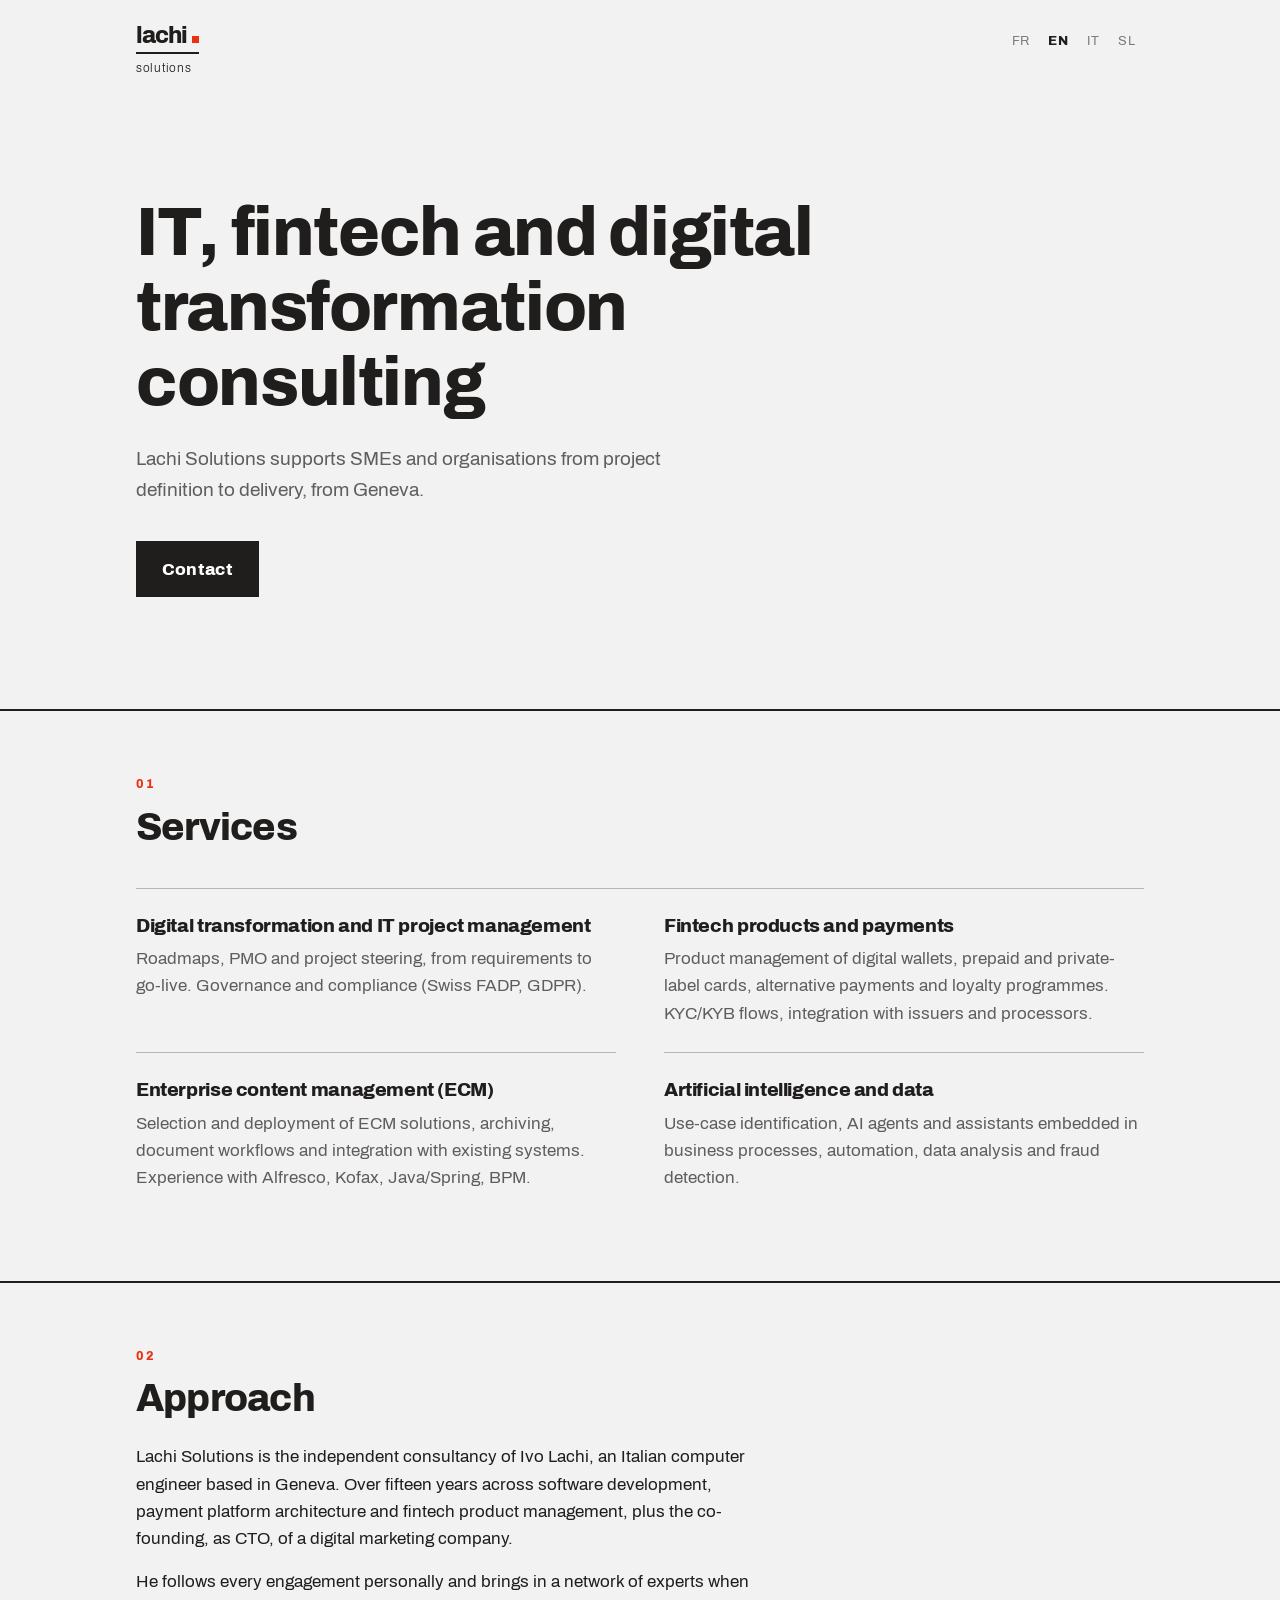
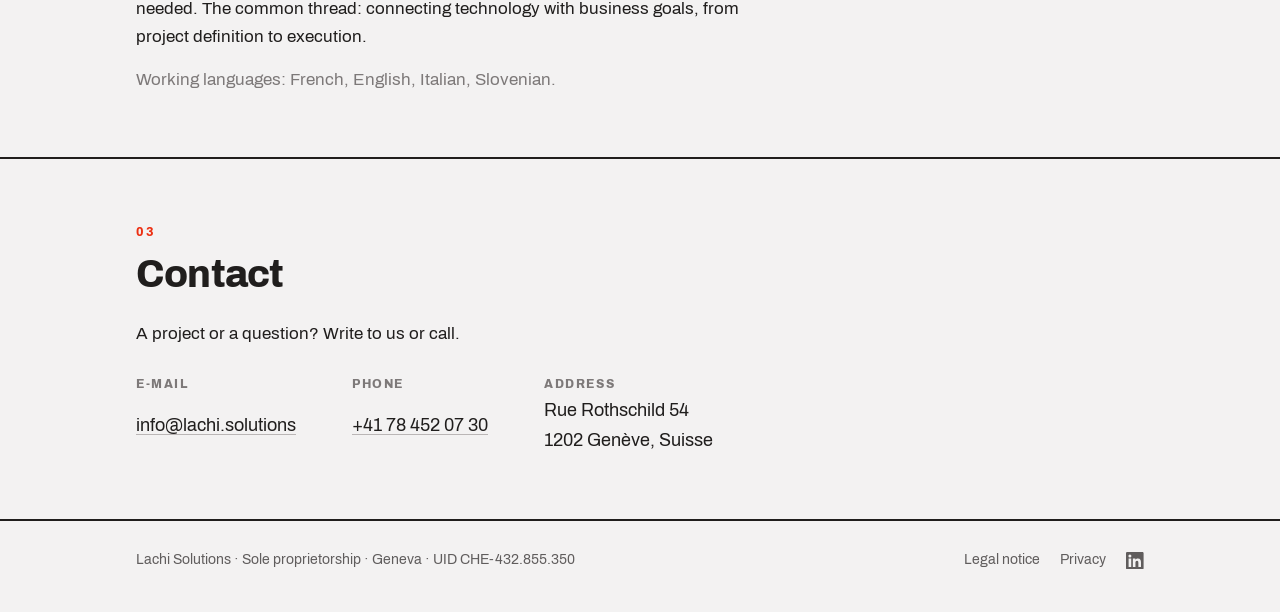
<file: index.html>
<!doctype html>
<html lang="fr">
<head>
  <meta charset="utf-8">
  <title>Lachi Solutions</title>
  <meta name="robots" content="noindex">
  <meta http-equiv="refresh" content="0; url=fr/">
  <link rel="canonical" href="https://www.lachi.solutions/fr/">
  <script>
    (function () {
      var langs = ["fr", "en", "it", "sl"], pick = "fr";
      try { pick = localStorage.getItem("ls-lang") || (navigator.language || "fr").slice(0, 2).toLowerCase(); } catch (e) {}
      if (langs.indexOf(pick) < 0) pick = "fr";
      location.replace(pick + "/" + (location.protocol === "file:" ? "index.html" : ""));
    })();
  </script>
</head>
<body>
  <p><a href="fr/">Français</a> · <a href="en/">English</a> · <a href="it/">Italiano</a> · <a href="sl/">Slovenščina</a></p>
</body>
</html>
</file>
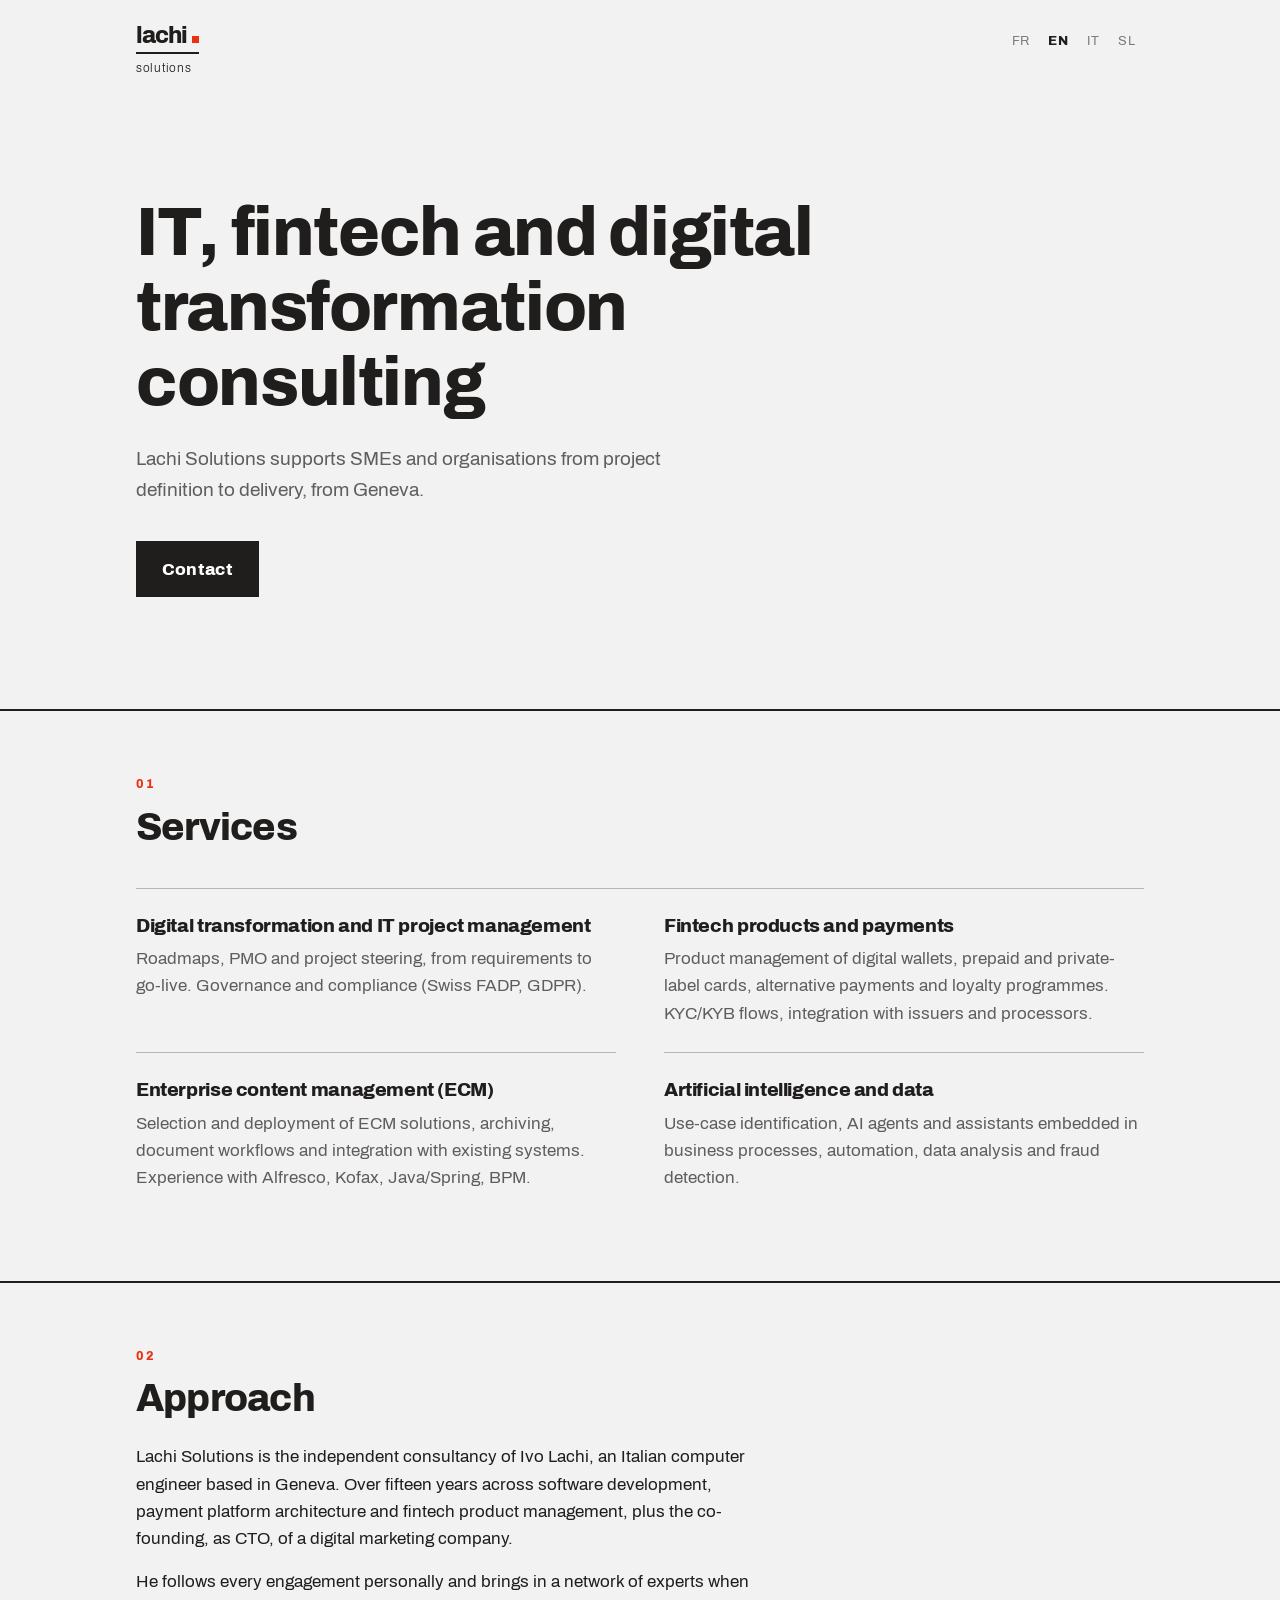
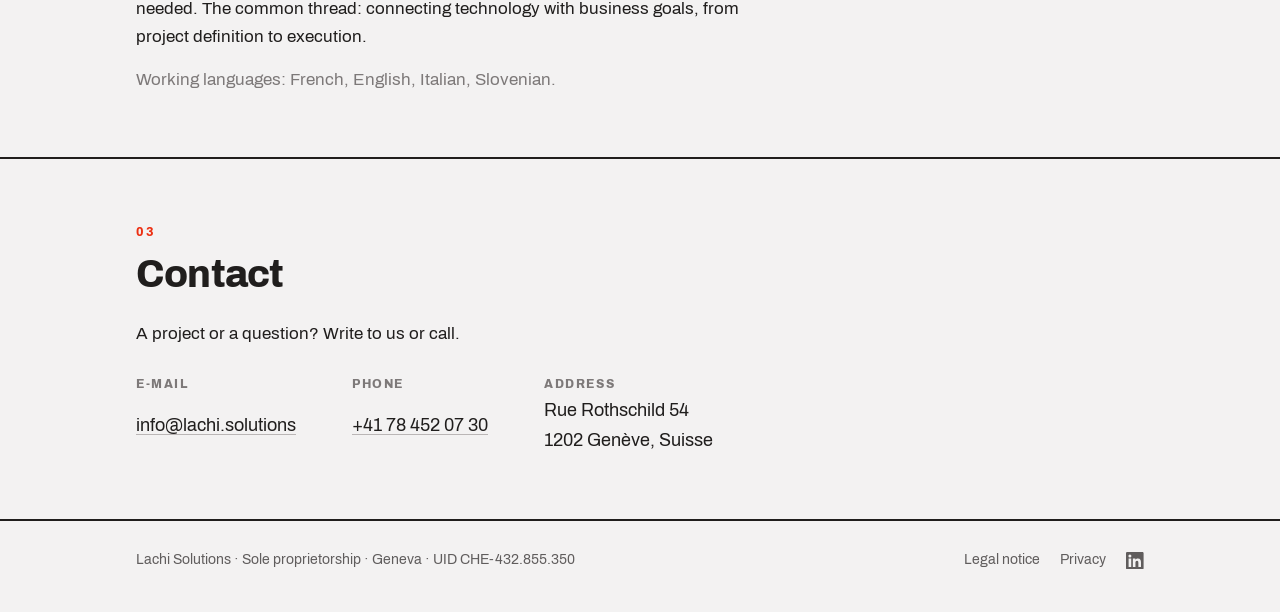
<file: en/index.html>
<!doctype html>
<html lang="en">
<head>
  <meta charset="utf-8">
  <meta name="viewport" content="width=device-width, initial-scale=1">
  <title>Lachi Solutions — IT, fintech and digital transformation consulting, Geneva</title>
  <meta name="description" content="Independent consulting in IT, fintech products, enterprise content management and artificial intelligence. Lachi Solutions, Geneva.">
  <link rel="canonical" href="https://www.lachi.solutions/en/">
  <link rel="alternate" hreflang="fr" href="https://www.lachi.solutions/fr/">
  <link rel="alternate" hreflang="en" href="https://www.lachi.solutions/en/">
  <link rel="alternate" hreflang="it" href="https://www.lachi.solutions/it/">
  <link rel="alternate" hreflang="sl" href="https://www.lachi.solutions/sl/">
  <link rel="alternate" hreflang="x-default" href="https://www.lachi.solutions/fr/">
  <meta property="og:type" content="website">
  <meta property="og:title" content="Lachi Solutions — IT, fintech and digital transformation consulting, Geneva">
  <meta property="og:description" content="Independent consulting in IT, fintech products, enterprise content management and artificial intelligence. Lachi Solutions, Geneva.">
  <meta property="og:url" content="https://www.lachi.solutions/en/">
  <meta property="og:locale" content="en_GB">
  <meta name="theme-color" content="#f3f2f2">
  <link rel="icon" href="../assets/favicon.svg" type="image/svg+xml">
  <link rel="stylesheet" href="../assets/style.css">
</head>
<body>
<header class="site-header">
  <div class="wrap">
    <a class="logo" href="../en/" aria-label="Lachi Solutions"><span class="logo-word">lachi<span class="logo-dot"></span></span><span class="logo-bar" style="display:block"></span><span class="logo-sub">solutions</span></a>
    <nav aria-label="Language"><ul class="lang"><li><a href="../fr/" hreflang="fr" lang="fr">FR</a></li><li><a href="../en/" hreflang="en" lang="en" aria-current="page">EN</a></li><li><a href="../it/" hreflang="it" lang="it">IT</a></li><li><a href="../sl/" hreflang="sl" lang="sl">SL</a></li></ul></nav>
  </div>
</header>
<main>
  <section class="hero">
    <div class="wrap">
      <h1>IT, fintech and digital transformation consulting</h1>
      <p class="lead">Lachi Solutions supports SMEs and organisations from project definition to delivery, from Geneva.</p>
      <a class="btn" href="#contact">Contact</a>
    </div>
  </section>

  <section id="services">
    <div class="wrap">
      <span class="eyebrow">01</span>
      <h2>Services</h2>
      <div class="services">
      <article>
        <h3>Digital transformation and IT project management</h3>
        <p>Roadmaps, PMO and project steering, from requirements to go-live. Governance and compliance (Swiss FADP, GDPR).</p>
      </article>
      <article>
        <h3>Fintech products and payments</h3>
        <p>Product management of digital wallets, prepaid and private-label cards, alternative payments and loyalty programmes. KYC/KYB flows, integration with issuers and processors.</p>
      </article>
      <article>
        <h3>Enterprise content management (ECM)</h3>
        <p>Selection and deployment of ECM solutions, archiving, document workflows and integration with existing systems. Experience with Alfresco, Kofax, Java/Spring, BPM.</p>
      </article>
      <article>
        <h3>Artificial intelligence and data</h3>
        <p>Use-case identification, AI agents and assistants embedded in business processes, automation, data analysis and fraud detection.</p>
      </article>
      </div>
    </div>
  </section>

  <section id="about">
    <div class="wrap">
      <span class="eyebrow">02</span>
      <h2>Approach</h2>
      <div class="prose">
      <p>Lachi Solutions is the independent consultancy of Ivo Lachi, an Italian computer engineer based in Geneva. Over fifteen years across software development, payment platform architecture and fintech product management, plus the co-founding, as CTO, of a digital marketing company.</p>
      <p>He follows every engagement personally and brings in a network of experts when needed. The common thread: connecting technology with business goals, from project definition to execution.</p>
      <p class="langs">Working languages: French, English, Italian, Slovenian.</p>
      </div>
    </div>
  </section>

  <section id="contact">
    <div class="wrap">
      <span class="eyebrow">03</span>
      <h2>Contact</h2>
      <p class="prose">A project or a question? Write to us or call.</p>
      <dl class="contact-list">
        <div><dt>E-mail</dt><dd><a href="mailto:info@lachi.solutions">info@lachi.solutions</a></dd></div>
        <div><dt>Phone</dt><dd><a href="tel:+41784520730">+41 78 452 07 30</a></dd></div>
        <div><dt>Address</dt><dd><address>Rue Rothschild 54<br>1202 Genève, Suisse</address></dd></div>
      </dl>
    </div>
  </section>
</main>
<footer class="site-footer">
  <div class="wrap">
    <p>Lachi Solutions · Sole proprietorship · Geneva · UID CHE-432.855.350</p>
    <nav aria-label="Legal">
      <a href="../en/legal-notice.html">Legal notice</a>
      <a href="../en/privacy.html">Privacy</a>
      <a href="https://www.linkedin.com/company/lachi-solutions-geneve" rel="noopener" target="_blank" aria-label="LinkedIn"><svg viewBox="0 0 24 24" aria-hidden="true"><path d="M20.45 20.45h-3.55v-5.57c0-1.33-.03-3.04-1.85-3.04-1.85 0-2.14 1.45-2.14 2.94v5.67H9.36V9h3.41v1.56h.05c.47-.9 1.63-1.85 3.36-1.85 3.6 0 4.27 2.37 4.27 5.45v6.29zM5.34 7.43a2.06 2.06 0 1 1 0-4.12 2.06 2.06 0 0 1 0 4.12zM7.12 20.45H3.56V9h3.56v11.45zM22.22 0H1.77C.79 0 0 .77 0 1.73v20.54C0 23.23.79 24 1.77 24h20.45c.98 0 1.78-.77 1.78-1.73V1.73C24 .77 23.2 0 22.22 0z"/></svg></a>
    </nav>
  </div>
</footer>
<script src="../assets/lang.js"></script>
</body>
</html>
</file>
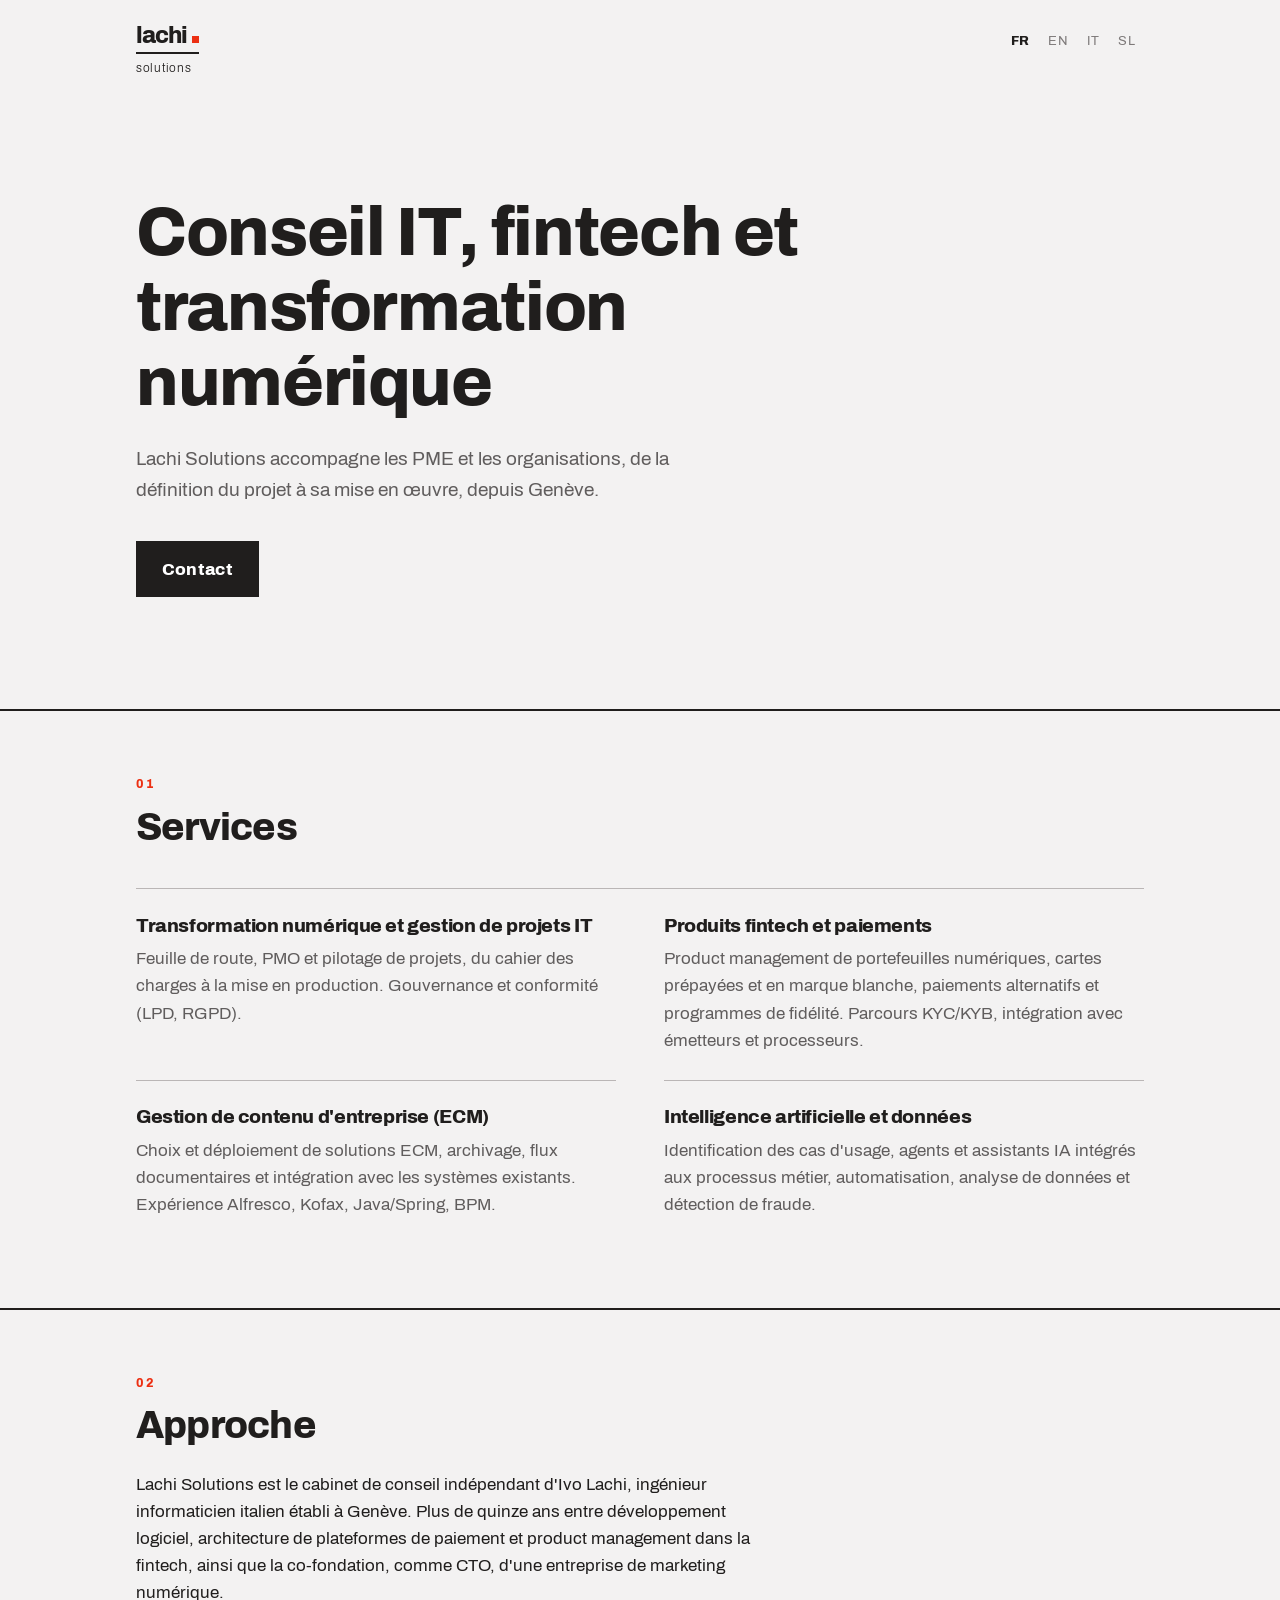
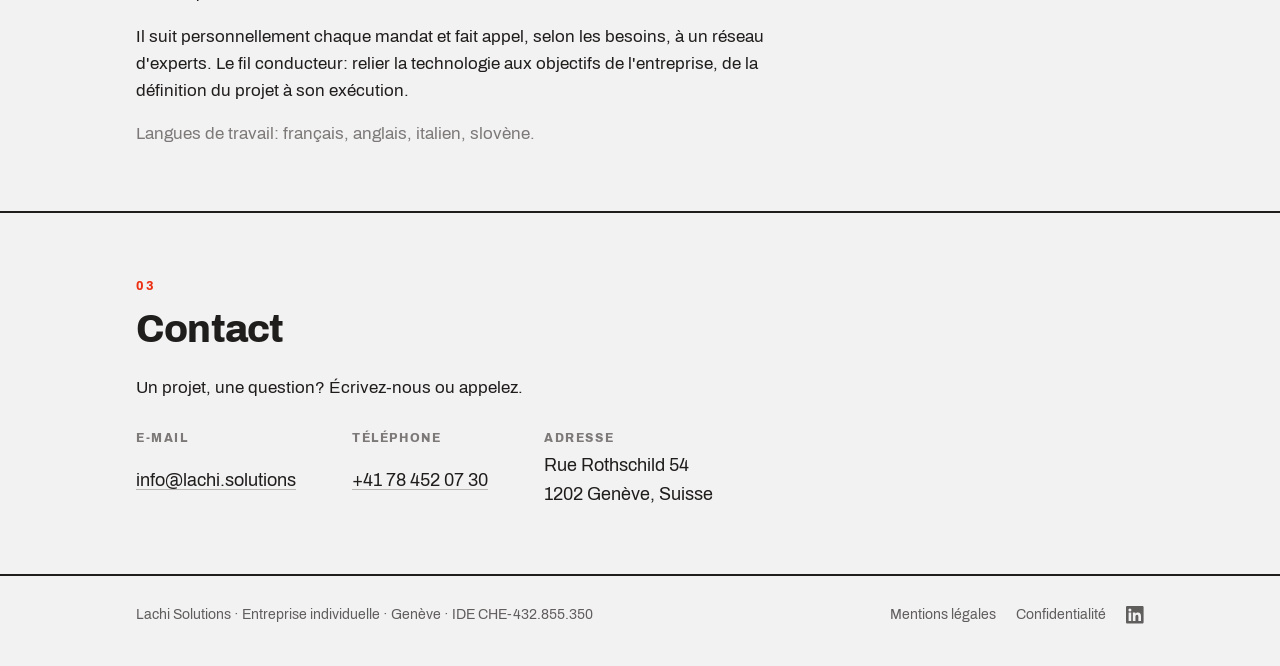
<file: fr/index.html>
<!doctype html>
<html lang="fr">
<head>
  <meta charset="utf-8">
  <meta name="viewport" content="width=device-width, initial-scale=1">
  <title>Lachi Solutions — Conseil IT, fintech et transformation numérique à Genève</title>
  <meta name="description" content="Conseil indépendant en informatique, produits fintech, gestion de contenu d'entreprise et intelligence artificielle. Lachi Solutions, Genève.">
  <link rel="canonical" href="https://www.lachi.solutions/fr/">
  <link rel="alternate" hreflang="fr" href="https://www.lachi.solutions/fr/">
  <link rel="alternate" hreflang="en" href="https://www.lachi.solutions/en/">
  <link rel="alternate" hreflang="it" href="https://www.lachi.solutions/it/">
  <link rel="alternate" hreflang="sl" href="https://www.lachi.solutions/sl/">
  <link rel="alternate" hreflang="x-default" href="https://www.lachi.solutions/fr/">
  <meta property="og:type" content="website">
  <meta property="og:title" content="Lachi Solutions — Conseil IT, fintech et transformation numérique à Genève">
  <meta property="og:description" content="Conseil indépendant en informatique, produits fintech, gestion de contenu d'entreprise et intelligence artificielle. Lachi Solutions, Genève.">
  <meta property="og:url" content="https://www.lachi.solutions/fr/">
  <meta property="og:locale" content="fr_CH">
  <meta name="theme-color" content="#f3f2f2">
  <link rel="icon" href="../assets/favicon.svg" type="image/svg+xml">
  <link rel="stylesheet" href="../assets/style.css">
</head>
<body>
<header class="site-header">
  <div class="wrap">
    <a class="logo" href="../fr/" aria-label="Lachi Solutions"><span class="logo-word">lachi<span class="logo-dot"></span></span><span class="logo-bar" style="display:block"></span><span class="logo-sub">solutions</span></a>
    <nav aria-label="Language"><ul class="lang"><li><a href="../fr/" hreflang="fr" lang="fr" aria-current="page">FR</a></li><li><a href="../en/" hreflang="en" lang="en">EN</a></li><li><a href="../it/" hreflang="it" lang="it">IT</a></li><li><a href="../sl/" hreflang="sl" lang="sl">SL</a></li></ul></nav>
  </div>
</header>
<main>
  <section class="hero">
    <div class="wrap">
      <h1>Conseil IT, fintech et transformation numérique</h1>
      <p class="lead">Lachi Solutions accompagne les PME et les organisations, de la définition du projet à sa mise en œuvre, depuis Genève.</p>
      <a class="btn" href="#contact">Contact</a>
    </div>
  </section>

  <section id="services">
    <div class="wrap">
      <span class="eyebrow">01</span>
      <h2>Services</h2>
      <div class="services">
      <article>
        <h3>Transformation numérique et gestion de projets IT</h3>
        <p>Feuille de route, PMO et pilotage de projets, du cahier des charges à la mise en production. Gouvernance et conformité (LPD, RGPD).</p>
      </article>
      <article>
        <h3>Produits fintech et paiements</h3>
        <p>Product management de portefeuilles numériques, cartes prépayées et en marque blanche, paiements alternatifs et programmes de fidélité. Parcours KYC/KYB, intégration avec émetteurs et processeurs.</p>
      </article>
      <article>
        <h3>Gestion de contenu d'entreprise (ECM)</h3>
        <p>Choix et déploiement de solutions ECM, archivage, flux documentaires et intégration avec les systèmes existants. Expérience Alfresco, Kofax, Java/Spring, BPM.</p>
      </article>
      <article>
        <h3>Intelligence artificielle et données</h3>
        <p>Identification des cas d'usage, agents et assistants IA intégrés aux processus métier, automatisation, analyse de données et détection de fraude.</p>
      </article>
      </div>
    </div>
  </section>

  <section id="about">
    <div class="wrap">
      <span class="eyebrow">02</span>
      <h2>Approche</h2>
      <div class="prose">
      <p>Lachi Solutions est le cabinet de conseil indépendant d'Ivo Lachi, ingénieur informaticien italien établi à Genève. Plus de quinze ans entre développement logiciel, architecture de plateformes de paiement et product management dans la fintech, ainsi que la co-fondation, comme CTO, d'une entreprise de marketing numérique.</p>
      <p>Il suit personnellement chaque mandat et fait appel, selon les besoins, à un réseau d'experts. Le fil conducteur: relier la technologie aux objectifs de l'entreprise, de la définition du projet à son exécution.</p>
      <p class="langs">Langues de travail: français, anglais, italien, slovène.</p>
      </div>
    </div>
  </section>

  <section id="contact">
    <div class="wrap">
      <span class="eyebrow">03</span>
      <h2>Contact</h2>
      <p class="prose">Un projet, une question? Écrivez-nous ou appelez.</p>
      <dl class="contact-list">
        <div><dt>E-mail</dt><dd><a href="mailto:info@lachi.solutions">info@lachi.solutions</a></dd></div>
        <div><dt>Téléphone</dt><dd><a href="tel:+41784520730">+41 78 452 07 30</a></dd></div>
        <div><dt>Adresse</dt><dd><address>Rue Rothschild 54<br>1202 Genève, Suisse</address></dd></div>
      </dl>
    </div>
  </section>
</main>
<footer class="site-footer">
  <div class="wrap">
    <p>Lachi Solutions · Entreprise individuelle · Genève · IDE CHE-432.855.350</p>
    <nav aria-label="Legal">
      <a href="../fr/mentions-legales.html">Mentions légales</a>
      <a href="../fr/confidentialite.html">Confidentialité</a>
      <a href="https://www.linkedin.com/company/lachi-solutions-geneve" rel="noopener" target="_blank" aria-label="LinkedIn"><svg viewBox="0 0 24 24" aria-hidden="true"><path d="M20.45 20.45h-3.55v-5.57c0-1.33-.03-3.04-1.85-3.04-1.85 0-2.14 1.45-2.14 2.94v5.67H9.36V9h3.41v1.56h.05c.47-.9 1.63-1.85 3.36-1.85 3.6 0 4.27 2.37 4.27 5.45v6.29zM5.34 7.43a2.06 2.06 0 1 1 0-4.12 2.06 2.06 0 0 1 0 4.12zM7.12 20.45H3.56V9h3.56v11.45zM22.22 0H1.77C.79 0 0 .77 0 1.73v20.54C0 23.23.79 24 1.77 24h20.45c.98 0 1.78-.77 1.78-1.73V1.73C24 .77 23.2 0 22.22 0z"/></svg></a>
    </nav>
  </div>
</footer>
<script src="../assets/lang.js"></script>
</body>
</html>
</file>
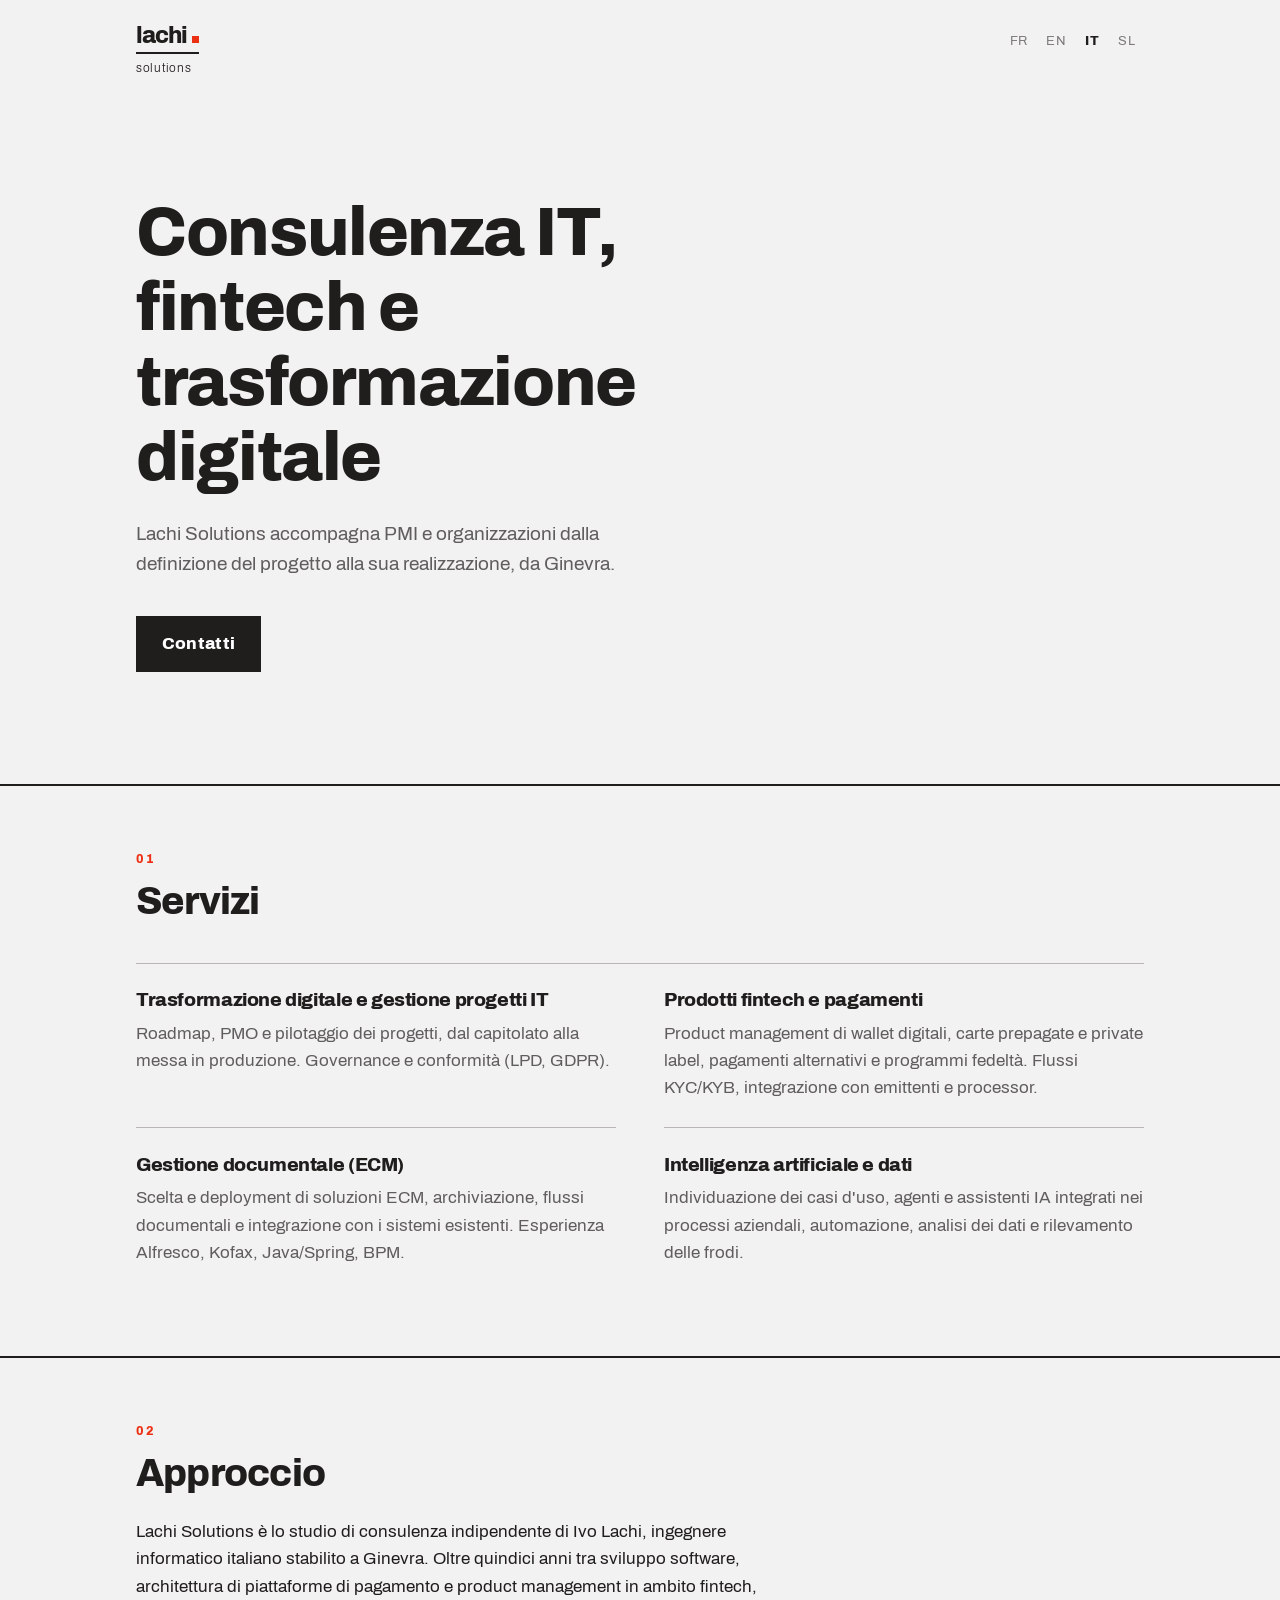
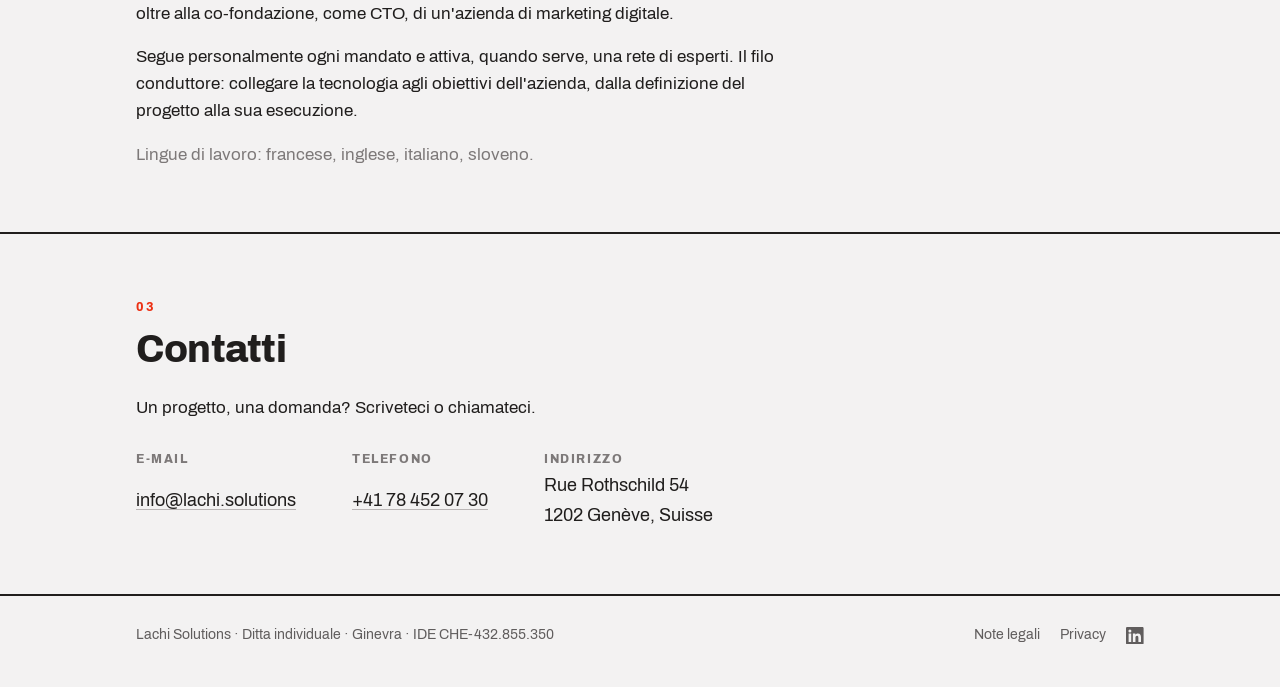
<file: it/index.html>
<!doctype html>
<html lang="it">
<head>
  <meta charset="utf-8">
  <meta name="viewport" content="width=device-width, initial-scale=1">
  <title>Lachi Solutions — Consulenza IT, fintech e trasformazione digitale a Ginevra</title>
  <meta name="description" content="Consulenza indipendente in informatica, prodotti fintech, gestione documentale e intelligenza artificiale. Lachi Solutions, Ginevra.">
  <link rel="canonical" href="https://www.lachi.solutions/it/">
  <link rel="alternate" hreflang="fr" href="https://www.lachi.solutions/fr/">
  <link rel="alternate" hreflang="en" href="https://www.lachi.solutions/en/">
  <link rel="alternate" hreflang="it" href="https://www.lachi.solutions/it/">
  <link rel="alternate" hreflang="sl" href="https://www.lachi.solutions/sl/">
  <link rel="alternate" hreflang="x-default" href="https://www.lachi.solutions/fr/">
  <meta property="og:type" content="website">
  <meta property="og:title" content="Lachi Solutions — Consulenza IT, fintech e trasformazione digitale a Ginevra">
  <meta property="og:description" content="Consulenza indipendente in informatica, prodotti fintech, gestione documentale e intelligenza artificiale. Lachi Solutions, Ginevra.">
  <meta property="og:url" content="https://www.lachi.solutions/it/">
  <meta property="og:locale" content="it_CH">
  <meta name="theme-color" content="#f3f2f2">
  <link rel="icon" href="../assets/favicon.svg" type="image/svg+xml">
  <link rel="stylesheet" href="../assets/style.css">
</head>
<body>
<header class="site-header">
  <div class="wrap">
    <a class="logo" href="../it/" aria-label="Lachi Solutions"><span class="logo-word">lachi<span class="logo-dot"></span></span><span class="logo-bar" style="display:block"></span><span class="logo-sub">solutions</span></a>
    <nav aria-label="Language"><ul class="lang"><li><a href="../fr/" hreflang="fr" lang="fr">FR</a></li><li><a href="../en/" hreflang="en" lang="en">EN</a></li><li><a href="../it/" hreflang="it" lang="it" aria-current="page">IT</a></li><li><a href="../sl/" hreflang="sl" lang="sl">SL</a></li></ul></nav>
  </div>
</header>
<main>
  <section class="hero">
    <div class="wrap">
      <h1>Consulenza IT, fintech e trasformazione digitale</h1>
      <p class="lead">Lachi Solutions accompagna PMI e organizzazioni dalla definizione del progetto alla sua realizzazione, da Ginevra.</p>
      <a class="btn" href="#contact">Contatti</a>
    </div>
  </section>

  <section id="services">
    <div class="wrap">
      <span class="eyebrow">01</span>
      <h2>Servizi</h2>
      <div class="services">
      <article>
        <h3>Trasformazione digitale e gestione progetti IT</h3>
        <p>Roadmap, PMO e pilotaggio dei progetti, dal capitolato alla messa in produzione. Governance e conformità (LPD, GDPR).</p>
      </article>
      <article>
        <h3>Prodotti fintech e pagamenti</h3>
        <p>Product management di wallet digitali, carte prepagate e private label, pagamenti alternativi e programmi fedeltà. Flussi KYC/KYB, integrazione con emittenti e processor.</p>
      </article>
      <article>
        <h3>Gestione documentale (ECM)</h3>
        <p>Scelta e deployment di soluzioni ECM, archiviazione, flussi documentali e integrazione con i sistemi esistenti. Esperienza Alfresco, Kofax, Java/Spring, BPM.</p>
      </article>
      <article>
        <h3>Intelligenza artificiale e dati</h3>
        <p>Individuazione dei casi d'uso, agenti e assistenti IA integrati nei processi aziendali, automazione, analisi dei dati e rilevamento delle frodi.</p>
      </article>
      </div>
    </div>
  </section>

  <section id="about">
    <div class="wrap">
      <span class="eyebrow">02</span>
      <h2>Approccio</h2>
      <div class="prose">
      <p>Lachi Solutions è lo studio di consulenza indipendente di Ivo Lachi, ingegnere informatico italiano stabilito a Ginevra. Oltre quindici anni tra sviluppo software, architettura di piattaforme di pagamento e product management in ambito fintech, oltre alla co-fondazione, come CTO, di un'azienda di marketing digitale.</p>
      <p>Segue personalmente ogni mandato e attiva, quando serve, una rete di esperti. Il filo conduttore: collegare la tecnologia agli obiettivi dell'azienda, dalla definizione del progetto alla sua esecuzione.</p>
      <p class="langs">Lingue di lavoro: francese, inglese, italiano, sloveno.</p>
      </div>
    </div>
  </section>

  <section id="contact">
    <div class="wrap">
      <span class="eyebrow">03</span>
      <h2>Contatti</h2>
      <p class="prose">Un progetto, una domanda? Scriveteci o chiamateci.</p>
      <dl class="contact-list">
        <div><dt>E-mail</dt><dd><a href="mailto:info@lachi.solutions">info@lachi.solutions</a></dd></div>
        <div><dt>Telefono</dt><dd><a href="tel:+41784520730">+41 78 452 07 30</a></dd></div>
        <div><dt>Indirizzo</dt><dd><address>Rue Rothschild 54<br>1202 Genève, Suisse</address></dd></div>
      </dl>
    </div>
  </section>
</main>
<footer class="site-footer">
  <div class="wrap">
    <p>Lachi Solutions · Ditta individuale · Ginevra · IDE CHE-432.855.350</p>
    <nav aria-label="Legal">
      <a href="../fr/mentions-legales.html">Note legali</a>
      <a href="../fr/confidentialite.html">Privacy</a>
      <a href="https://www.linkedin.com/company/lachi-solutions-geneve" rel="noopener" target="_blank" aria-label="LinkedIn"><svg viewBox="0 0 24 24" aria-hidden="true"><path d="M20.45 20.45h-3.55v-5.57c0-1.33-.03-3.04-1.85-3.04-1.85 0-2.14 1.45-2.14 2.94v5.67H9.36V9h3.41v1.56h.05c.47-.9 1.63-1.85 3.36-1.85 3.6 0 4.27 2.37 4.27 5.45v6.29zM5.34 7.43a2.06 2.06 0 1 1 0-4.12 2.06 2.06 0 0 1 0 4.12zM7.12 20.45H3.56V9h3.56v11.45zM22.22 0H1.77C.79 0 0 .77 0 1.73v20.54C0 23.23.79 24 1.77 24h20.45c.98 0 1.78-.77 1.78-1.73V1.73C24 .77 23.2 0 22.22 0z"/></svg></a>
    </nav>
  </div>
</footer>
<script src="../assets/lang.js"></script>
</body>
</html>
</file>
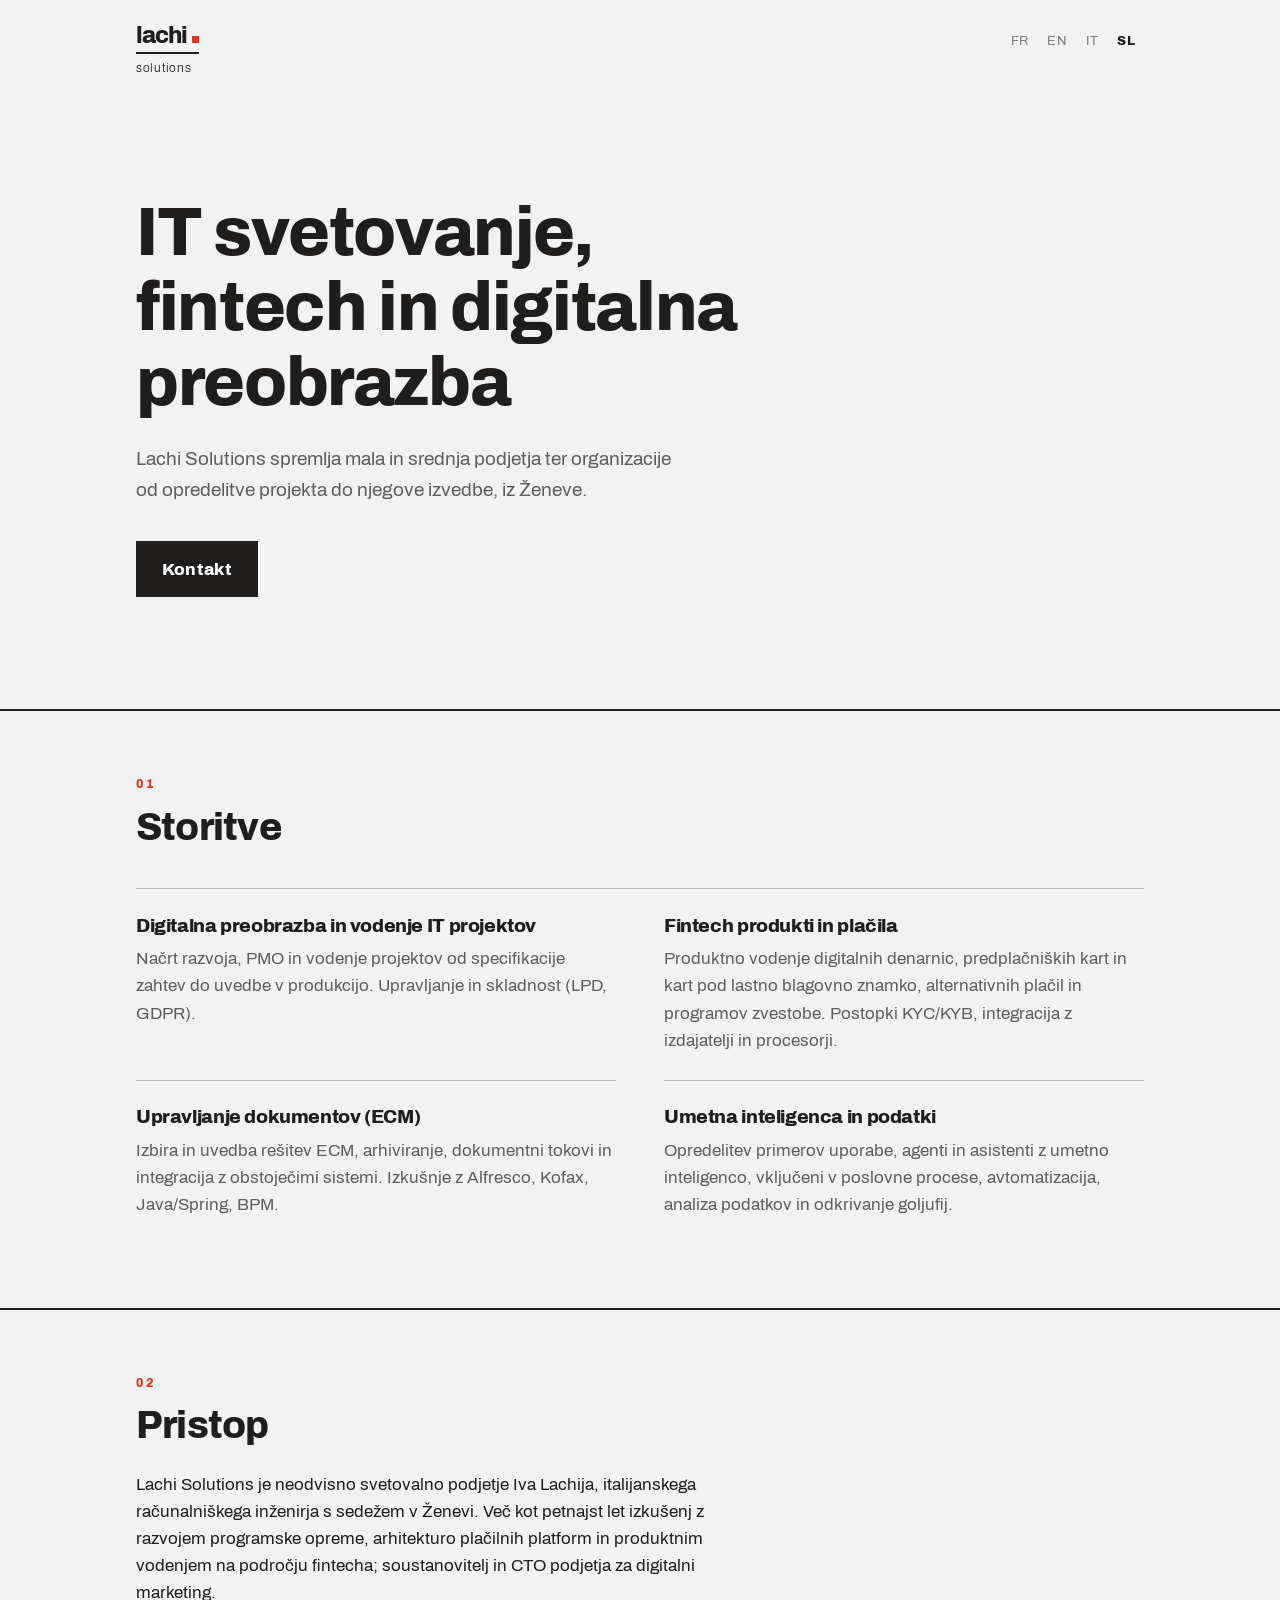
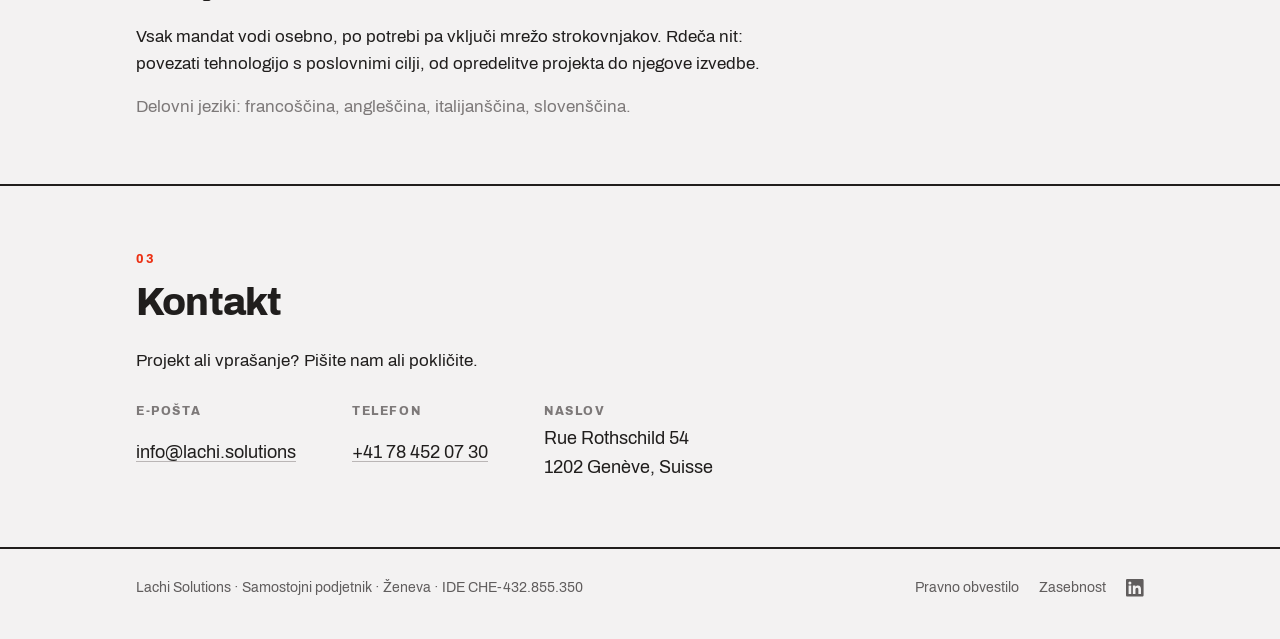
<file: sl/index.html>
<!doctype html>
<html lang="sl">
<head>
  <meta charset="utf-8">
  <meta name="viewport" content="width=device-width, initial-scale=1">
  <title>Lachi Solutions — IT svetovanje, fintech in digitalna preobrazba, Ženeva</title>
  <meta name="description" content="Neodvisno svetovanje na področju informatike, fintech produktov, upravljanja dokumentov in umetne inteligence. Lachi Solutions, Ženeva.">
  <link rel="canonical" href="https://www.lachi.solutions/sl/">
  <link rel="alternate" hreflang="fr" href="https://www.lachi.solutions/fr/">
  <link rel="alternate" hreflang="en" href="https://www.lachi.solutions/en/">
  <link rel="alternate" hreflang="it" href="https://www.lachi.solutions/it/">
  <link rel="alternate" hreflang="sl" href="https://www.lachi.solutions/sl/">
  <link rel="alternate" hreflang="x-default" href="https://www.lachi.solutions/fr/">
  <meta property="og:type" content="website">
  <meta property="og:title" content="Lachi Solutions — IT svetovanje, fintech in digitalna preobrazba, Ženeva">
  <meta property="og:description" content="Neodvisno svetovanje na področju informatike, fintech produktov, upravljanja dokumentov in umetne inteligence. Lachi Solutions, Ženeva.">
  <meta property="og:url" content="https://www.lachi.solutions/sl/">
  <meta property="og:locale" content="sl_SI">
  <meta name="theme-color" content="#f3f2f2">
  <link rel="icon" href="../assets/favicon.svg" type="image/svg+xml">
  <link rel="stylesheet" href="../assets/style.css">
</head>
<body>
<header class="site-header">
  <div class="wrap">
    <a class="logo" href="../sl/" aria-label="Lachi Solutions"><span class="logo-word">lachi<span class="logo-dot"></span></span><span class="logo-bar" style="display:block"></span><span class="logo-sub">solutions</span></a>
    <nav aria-label="Language"><ul class="lang"><li><a href="../fr/" hreflang="fr" lang="fr">FR</a></li><li><a href="../en/" hreflang="en" lang="en">EN</a></li><li><a href="../it/" hreflang="it" lang="it">IT</a></li><li><a href="../sl/" hreflang="sl" lang="sl" aria-current="page">SL</a></li></ul></nav>
  </div>
</header>
<main>
  <section class="hero">
    <div class="wrap">
      <h1>IT svetovanje, fintech in digitalna preobrazba</h1>
      <p class="lead">Lachi Solutions spremlja mala in srednja podjetja ter organizacije od opredelitve projekta do njegove izvedbe, iz Ženeve.</p>
      <a class="btn" href="#contact">Kontakt</a>
    </div>
  </section>

  <section id="services">
    <div class="wrap">
      <span class="eyebrow">01</span>
      <h2>Storitve</h2>
      <div class="services">
      <article>
        <h3>Digitalna preobrazba in vodenje IT projektov</h3>
        <p>Načrt razvoja, PMO in vodenje projektov od specifikacije zahtev do uvedbe v produkcijo. Upravljanje in skladnost (LPD, GDPR).</p>
      </article>
      <article>
        <h3>Fintech produkti in plačila</h3>
        <p>Produktno vodenje digitalnih denarnic, predplačniških kart in kart pod lastno blagovno znamko, alternativnih plačil in programov zvestobe. Postopki KYC/KYB, integracija z izdajatelji in procesorji.</p>
      </article>
      <article>
        <h3>Upravljanje dokumentov (ECM)</h3>
        <p>Izbira in uvedba rešitev ECM, arhiviranje, dokumentni tokovi in integracija z obstoječimi sistemi. Izkušnje z Alfresco, Kofax, Java/Spring, BPM.</p>
      </article>
      <article>
        <h3>Umetna inteligenca in podatki</h3>
        <p>Opredelitev primerov uporabe, agenti in asistenti z umetno inteligenco, vključeni v poslovne procese, avtomatizacija, analiza podatkov in odkrivanje goljufij.</p>
      </article>
      </div>
    </div>
  </section>

  <section id="about">
    <div class="wrap">
      <span class="eyebrow">02</span>
      <h2>Pristop</h2>
      <div class="prose">
      <p>Lachi Solutions je neodvisno svetovalno podjetje Iva Lachija, italijanskega računalniškega inženirja s sedežem v Ženevi. Več kot petnajst let izkušenj z razvojem programske opreme, arhitekturo plačilnih platform in produktnim vodenjem na področju fintecha; soustanovitelj in CTO podjetja za digitalni marketing.</p>
      <p>Vsak mandat vodi osebno, po potrebi pa vključi mrežo strokovnjakov. Rdeča nit: povezati tehnologijo s poslovnimi cilji, od opredelitve projekta do njegove izvedbe.</p>
      <p class="langs">Delovni jeziki: francoščina, angleščina, italijanščina, slovenščina.</p>
      </div>
    </div>
  </section>

  <section id="contact">
    <div class="wrap">
      <span class="eyebrow">03</span>
      <h2>Kontakt</h2>
      <p class="prose">Projekt ali vprašanje? Pišite nam ali pokličite.</p>
      <dl class="contact-list">
        <div><dt>E-pošta</dt><dd><a href="mailto:info@lachi.solutions">info@lachi.solutions</a></dd></div>
        <div><dt>Telefon</dt><dd><a href="tel:+41784520730">+41 78 452 07 30</a></dd></div>
        <div><dt>Naslov</dt><dd><address>Rue Rothschild 54<br>1202 Genève, Suisse</address></dd></div>
      </dl>
    </div>
  </section>
</main>
<footer class="site-footer">
  <div class="wrap">
    <p>Lachi Solutions · Samostojni podjetnik · Ženeva · IDE CHE-432.855.350</p>
    <nav aria-label="Legal">
      <a href="../en/legal-notice.html">Pravno obvestilo</a>
      <a href="../en/privacy.html">Zasebnost</a>
      <a href="https://www.linkedin.com/company/lachi-solutions-geneve" rel="noopener" target="_blank" aria-label="LinkedIn"><svg viewBox="0 0 24 24" aria-hidden="true"><path d="M20.45 20.45h-3.55v-5.57c0-1.33-.03-3.04-1.85-3.04-1.85 0-2.14 1.45-2.14 2.94v5.67H9.36V9h3.41v1.56h.05c.47-.9 1.63-1.85 3.36-1.85 3.6 0 4.27 2.37 4.27 5.45v6.29zM5.34 7.43a2.06 2.06 0 1 1 0-4.12 2.06 2.06 0 0 1 0 4.12zM7.12 20.45H3.56V9h3.56v11.45zM22.22 0H1.77C.79 0 0 .77 0 1.73v20.54C0 23.23.79 24 1.77 24h20.45c.98 0 1.78-.77 1.78-1.73V1.73C24 .77 23.2 0 22.22 0z"/></svg></a>
    </nav>
  </div>
</footer>
<script src="../assets/lang.js"></script>
</body>
</html>
</file>
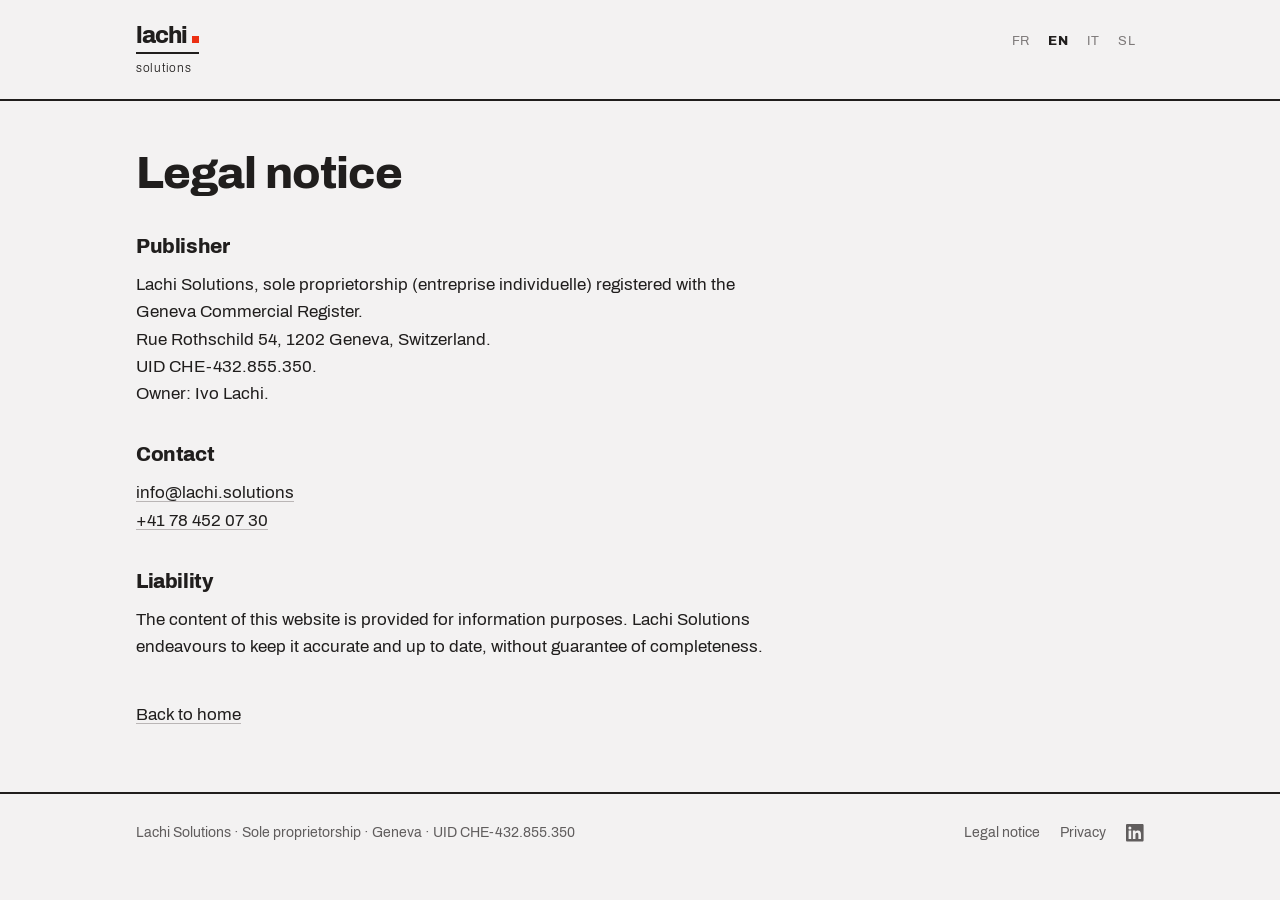
<file: en/legal-notice.html>
<!doctype html>
<html lang="en">
<head>
  <meta charset="utf-8">
  <meta name="viewport" content="width=device-width, initial-scale=1">
  <title>Legal notice — Lachi Solutions</title>
  <meta name="description" content="Legal notice — Lachi Solutions">
  <link rel="canonical" href="https://www.lachi.solutions/en/legal-notice.html">

  <meta property="og:type" content="website">
  <meta property="og:title" content="Legal notice — Lachi Solutions">
  <meta property="og:description" content="Legal notice — Lachi Solutions">
  <meta property="og:url" content="https://www.lachi.solutions/en/legal-notice.html">
  <meta property="og:locale" content="en_GB">
  <meta name="theme-color" content="#f3f2f2">
  <link rel="icon" href="../assets/favicon.svg" type="image/svg+xml">
  <link rel="stylesheet" href="../assets/style.css">
</head>
<body>
<header class="site-header">
  <div class="wrap">
    <a class="logo" href="../en/" aria-label="Lachi Solutions"><span class="logo-word">lachi<span class="logo-dot"></span></span><span class="logo-bar" style="display:block"></span><span class="logo-sub">solutions</span></a>
    <nav aria-label="Language"><ul class="lang"><li><a href="../fr/" hreflang="fr" lang="fr">FR</a></li><li><a href="../en/" hreflang="en" lang="en" aria-current="page">EN</a></li><li><a href="../it/" hreflang="it" lang="it">IT</a></li><li><a href="../sl/" hreflang="sl" lang="sl">SL</a></li></ul></nav>
  </div>
</header>
<main class="page">
  <div class="wrap">
    <h1>Legal notice</h1>
    <h2>Publisher</h2>
    <p>Lachi Solutions, sole proprietorship (entreprise individuelle) registered with the Geneva Commercial Register.<br>Rue Rothschild 54, 1202 Geneva, Switzerland.<br>UID CHE-432.855.350.<br>Owner: Ivo Lachi.</p>
    <h2>Contact</h2>
    <p><a href="mailto:info@lachi.solutions">info@lachi.solutions</a><br><a href="tel:+41784520730">+41 78 452 07 30</a></p>
    <h2>Liability</h2>
    <p>The content of this website is provided for information purposes. Lachi Solutions endeavours to keep it accurate and up to date, without guarantee of completeness.</p>
    <a class="back" href="../en/">Back to home</a>
  </div>
</main>
<footer class="site-footer">
  <div class="wrap">
    <p>Lachi Solutions · Sole proprietorship · Geneva · UID CHE-432.855.350</p>
    <nav aria-label="Legal">
      <a href="../en/legal-notice.html">Legal notice</a>
      <a href="../en/privacy.html">Privacy</a>
      <a href="https://www.linkedin.com/company/lachi-solutions-geneve" rel="noopener" target="_blank" aria-label="LinkedIn"><svg viewBox="0 0 24 24" aria-hidden="true"><path d="M20.45 20.45h-3.55v-5.57c0-1.33-.03-3.04-1.85-3.04-1.85 0-2.14 1.45-2.14 2.94v5.67H9.36V9h3.41v1.56h.05c.47-.9 1.63-1.85 3.36-1.85 3.6 0 4.27 2.37 4.27 5.45v6.29zM5.34 7.43a2.06 2.06 0 1 1 0-4.12 2.06 2.06 0 0 1 0 4.12zM7.12 20.45H3.56V9h3.56v11.45zM22.22 0H1.77C.79 0 0 .77 0 1.73v20.54C0 23.23.79 24 1.77 24h20.45c.98 0 1.78-.77 1.78-1.73V1.73C24 .77 23.2 0 22.22 0z"/></svg></a>
    </nav>
  </div>
</footer>
<script src="../assets/lang.js"></script>
</body>
</html>
</file>
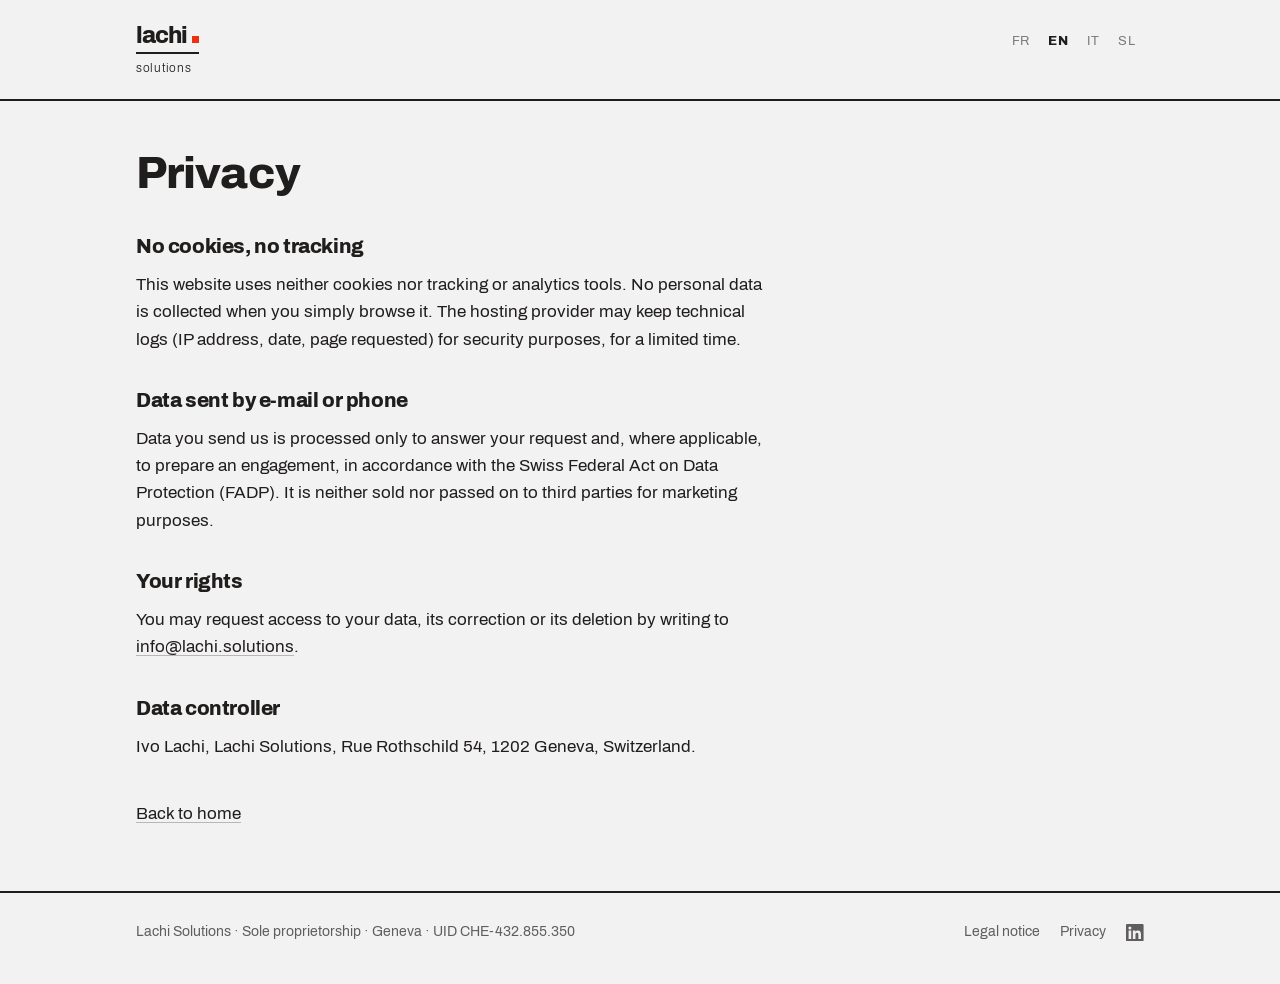
<file: en/privacy.html>
<!doctype html>
<html lang="en">
<head>
  <meta charset="utf-8">
  <meta name="viewport" content="width=device-width, initial-scale=1">
  <title>Privacy — Lachi Solutions</title>
  <meta name="description" content="Privacy — Lachi Solutions">
  <link rel="canonical" href="https://www.lachi.solutions/en/privacy.html">

  <meta property="og:type" content="website">
  <meta property="og:title" content="Privacy — Lachi Solutions">
  <meta property="og:description" content="Privacy — Lachi Solutions">
  <meta property="og:url" content="https://www.lachi.solutions/en/privacy.html">
  <meta property="og:locale" content="en_GB">
  <meta name="theme-color" content="#f3f2f2">
  <link rel="icon" href="../assets/favicon.svg" type="image/svg+xml">
  <link rel="stylesheet" href="../assets/style.css">
</head>
<body>
<header class="site-header">
  <div class="wrap">
    <a class="logo" href="../en/" aria-label="Lachi Solutions"><span class="logo-word">lachi<span class="logo-dot"></span></span><span class="logo-bar" style="display:block"></span><span class="logo-sub">solutions</span></a>
    <nav aria-label="Language"><ul class="lang"><li><a href="../fr/" hreflang="fr" lang="fr">FR</a></li><li><a href="../en/" hreflang="en" lang="en" aria-current="page">EN</a></li><li><a href="../it/" hreflang="it" lang="it">IT</a></li><li><a href="../sl/" hreflang="sl" lang="sl">SL</a></li></ul></nav>
  </div>
</header>
<main class="page">
  <div class="wrap">
    <h1>Privacy</h1>
    <h2>No cookies, no tracking</h2>
    <p>This website uses neither cookies nor tracking or analytics tools. No personal data is collected when you simply browse it. The hosting provider may keep technical logs (IP address, date, page requested) for security purposes, for a limited time.</p>
    <h2>Data sent by e-mail or phone</h2>
    <p>Data you send us is processed only to answer your request and, where applicable, to prepare an engagement, in accordance with the Swiss Federal Act on Data Protection (FADP). It is neither sold nor passed on to third parties for marketing purposes.</p>
    <h2>Your rights</h2>
    <p>You may request access to your data, its correction or its deletion by writing to <a href="mailto:info@lachi.solutions">info@lachi.solutions</a>.</p>
    <h2>Data controller</h2>
    <p>Ivo Lachi, Lachi Solutions, Rue Rothschild 54, 1202 Geneva, Switzerland.</p>
    <a class="back" href="../en/">Back to home</a>
  </div>
</main>
<footer class="site-footer">
  <div class="wrap">
    <p>Lachi Solutions · Sole proprietorship · Geneva · UID CHE-432.855.350</p>
    <nav aria-label="Legal">
      <a href="../en/legal-notice.html">Legal notice</a>
      <a href="../en/privacy.html">Privacy</a>
      <a href="https://www.linkedin.com/company/lachi-solutions-geneve" rel="noopener" target="_blank" aria-label="LinkedIn"><svg viewBox="0 0 24 24" aria-hidden="true"><path d="M20.45 20.45h-3.55v-5.57c0-1.33-.03-3.04-1.85-3.04-1.85 0-2.14 1.45-2.14 2.94v5.67H9.36V9h3.41v1.56h.05c.47-.9 1.63-1.85 3.36-1.85 3.6 0 4.27 2.37 4.27 5.45v6.29zM5.34 7.43a2.06 2.06 0 1 1 0-4.12 2.06 2.06 0 0 1 0 4.12zM7.12 20.45H3.56V9h3.56v11.45zM22.22 0H1.77C.79 0 0 .77 0 1.73v20.54C0 23.23.79 24 1.77 24h20.45c.98 0 1.78-.77 1.78-1.73V1.73C24 .77 23.2 0 22.22 0z"/></svg></a>
    </nav>
  </div>
</footer>
<script src="../assets/lang.js"></script>
</body>
</html>
</file>
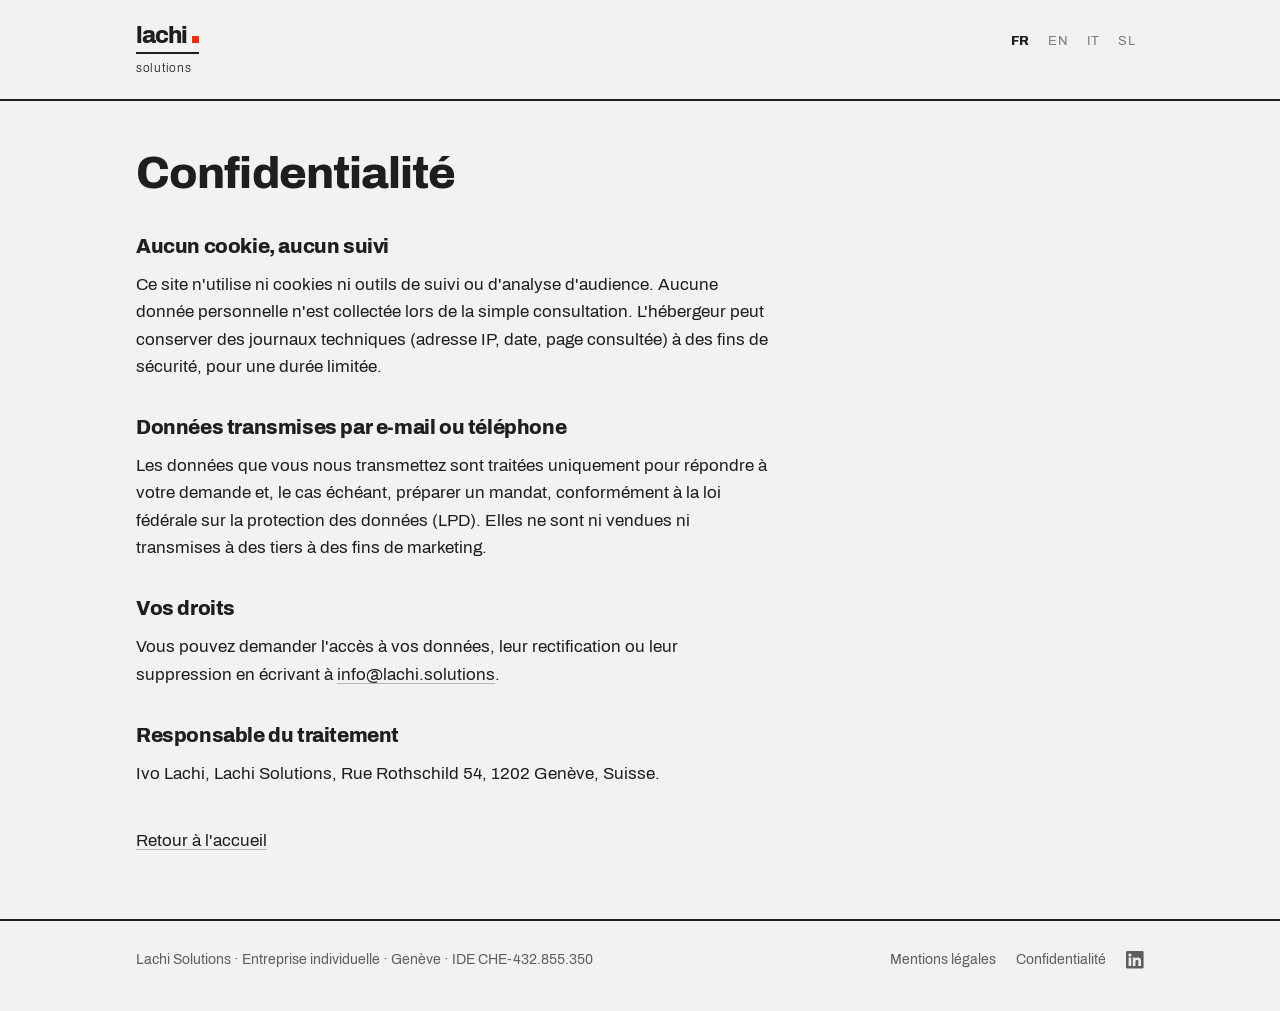
<file: fr/confidentialite.html>
<!doctype html>
<html lang="fr">
<head>
  <meta charset="utf-8">
  <meta name="viewport" content="width=device-width, initial-scale=1">
  <title>Confidentialité — Lachi Solutions</title>
  <meta name="description" content="Confidentialité — Lachi Solutions">
  <link rel="canonical" href="https://www.lachi.solutions/fr/confidentialite.html">

  <meta property="og:type" content="website">
  <meta property="og:title" content="Confidentialité — Lachi Solutions">
  <meta property="og:description" content="Confidentialité — Lachi Solutions">
  <meta property="og:url" content="https://www.lachi.solutions/fr/confidentialite.html">
  <meta property="og:locale" content="fr_CH">
  <meta name="theme-color" content="#f3f2f2">
  <link rel="icon" href="../assets/favicon.svg" type="image/svg+xml">
  <link rel="stylesheet" href="../assets/style.css">
</head>
<body>
<header class="site-header">
  <div class="wrap">
    <a class="logo" href="../fr/" aria-label="Lachi Solutions"><span class="logo-word">lachi<span class="logo-dot"></span></span><span class="logo-bar" style="display:block"></span><span class="logo-sub">solutions</span></a>
    <nav aria-label="Language"><ul class="lang"><li><a href="../fr/" hreflang="fr" lang="fr" aria-current="page">FR</a></li><li><a href="../en/" hreflang="en" lang="en">EN</a></li><li><a href="../it/" hreflang="it" lang="it">IT</a></li><li><a href="../sl/" hreflang="sl" lang="sl">SL</a></li></ul></nav>
  </div>
</header>
<main class="page">
  <div class="wrap">
    <h1>Confidentialité</h1>
    <h2>Aucun cookie, aucun suivi</h2>
    <p>Ce site n'utilise ni cookies ni outils de suivi ou d'analyse d'audience. Aucune donnée personnelle n'est collectée lors de la simple consultation. L'hébergeur peut conserver des journaux techniques (adresse IP, date, page consultée) à des fins de sécurité, pour une durée limitée.</p>
    <h2>Données transmises par e-mail ou téléphone</h2>
    <p>Les données que vous nous transmettez sont traitées uniquement pour répondre à votre demande et, le cas échéant, préparer un mandat, conformément à la loi fédérale sur la protection des données (LPD). Elles ne sont ni vendues ni transmises à des tiers à des fins de marketing.</p>
    <h2>Vos droits</h2>
    <p>Vous pouvez demander l'accès à vos données, leur rectification ou leur suppression en écrivant à <a href="mailto:info@lachi.solutions">info@lachi.solutions</a>.</p>
    <h2>Responsable du traitement</h2>
    <p>Ivo Lachi, Lachi Solutions, Rue Rothschild 54, 1202 Genève, Suisse.</p>
    <a class="back" href="../fr/">Retour à l'accueil</a>
  </div>
</main>
<footer class="site-footer">
  <div class="wrap">
    <p>Lachi Solutions · Entreprise individuelle · Genève · IDE CHE-432.855.350</p>
    <nav aria-label="Legal">
      <a href="../fr/mentions-legales.html">Mentions légales</a>
      <a href="../fr/confidentialite.html">Confidentialité</a>
      <a href="https://www.linkedin.com/company/lachi-solutions-geneve" rel="noopener" target="_blank" aria-label="LinkedIn"><svg viewBox="0 0 24 24" aria-hidden="true"><path d="M20.45 20.45h-3.55v-5.57c0-1.33-.03-3.04-1.85-3.04-1.85 0-2.14 1.45-2.14 2.94v5.67H9.36V9h3.41v1.56h.05c.47-.9 1.63-1.85 3.36-1.85 3.6 0 4.27 2.37 4.27 5.45v6.29zM5.34 7.43a2.06 2.06 0 1 1 0-4.12 2.06 2.06 0 0 1 0 4.12zM7.12 20.45H3.56V9h3.56v11.45zM22.22 0H1.77C.79 0 0 .77 0 1.73v20.54C0 23.23.79 24 1.77 24h20.45c.98 0 1.78-.77 1.78-1.73V1.73C24 .77 23.2 0 22.22 0z"/></svg></a>
    </nav>
  </div>
</footer>
<script src="../assets/lang.js"></script>
</body>
</html>
</file>
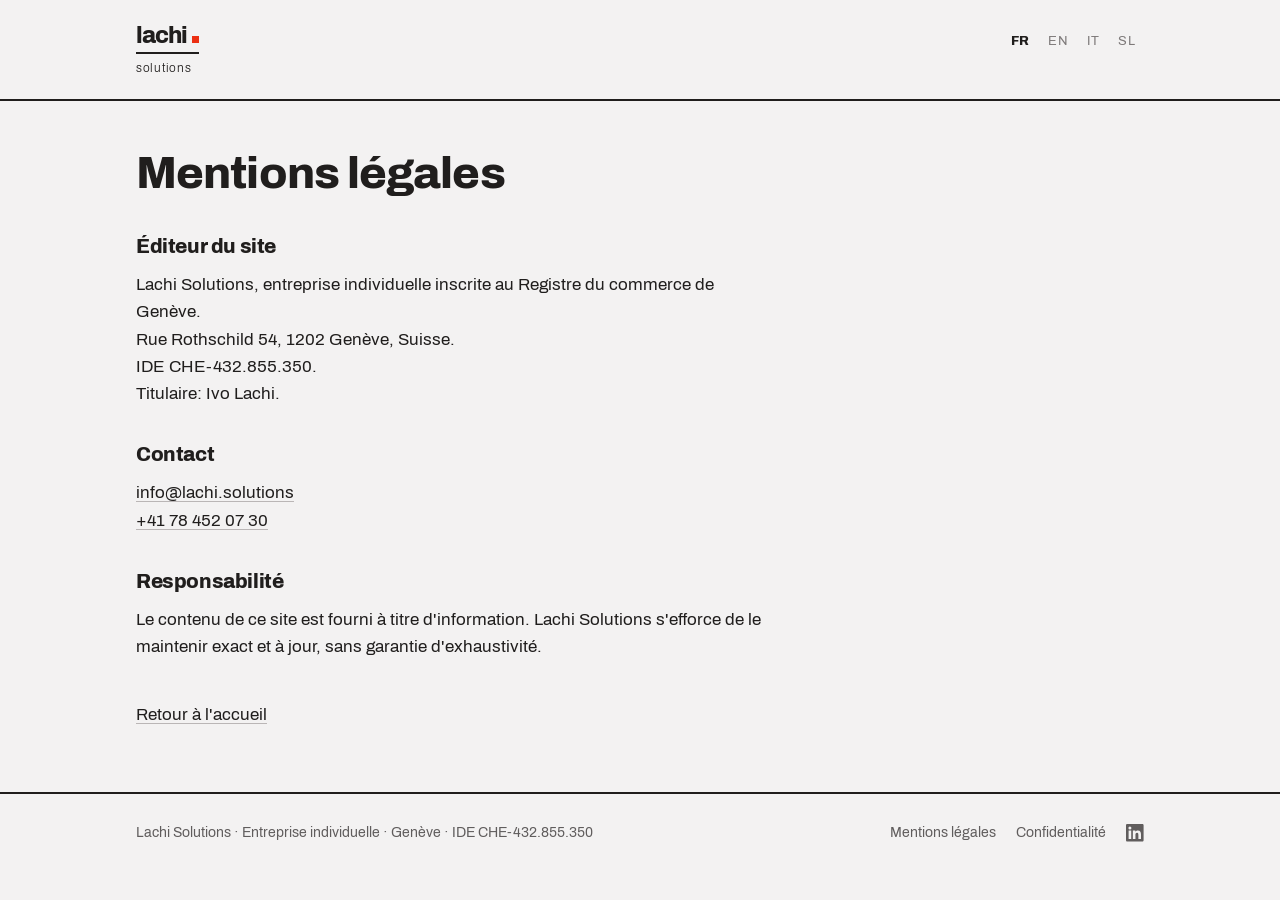
<file: fr/mentions-legales.html>
<!doctype html>
<html lang="fr">
<head>
  <meta charset="utf-8">
  <meta name="viewport" content="width=device-width, initial-scale=1">
  <title>Mentions légales — Lachi Solutions</title>
  <meta name="description" content="Mentions légales — Lachi Solutions">
  <link rel="canonical" href="https://www.lachi.solutions/fr/mentions-legales.html">

  <meta property="og:type" content="website">
  <meta property="og:title" content="Mentions légales — Lachi Solutions">
  <meta property="og:description" content="Mentions légales — Lachi Solutions">
  <meta property="og:url" content="https://www.lachi.solutions/fr/mentions-legales.html">
  <meta property="og:locale" content="fr_CH">
  <meta name="theme-color" content="#f3f2f2">
  <link rel="icon" href="../assets/favicon.svg" type="image/svg+xml">
  <link rel="stylesheet" href="../assets/style.css">
</head>
<body>
<header class="site-header">
  <div class="wrap">
    <a class="logo" href="../fr/" aria-label="Lachi Solutions"><span class="logo-word">lachi<span class="logo-dot"></span></span><span class="logo-bar" style="display:block"></span><span class="logo-sub">solutions</span></a>
    <nav aria-label="Language"><ul class="lang"><li><a href="../fr/" hreflang="fr" lang="fr" aria-current="page">FR</a></li><li><a href="../en/" hreflang="en" lang="en">EN</a></li><li><a href="../it/" hreflang="it" lang="it">IT</a></li><li><a href="../sl/" hreflang="sl" lang="sl">SL</a></li></ul></nav>
  </div>
</header>
<main class="page">
  <div class="wrap">
    <h1>Mentions légales</h1>
    <h2>Éditeur du site</h2>
    <p>Lachi Solutions, entreprise individuelle inscrite au Registre du commerce de Genève.<br>Rue Rothschild 54, 1202 Genève, Suisse.<br>IDE CHE-432.855.350.<br>Titulaire: Ivo Lachi.</p>
    <h2>Contact</h2>
    <p><a href="mailto:info@lachi.solutions">info@lachi.solutions</a><br><a href="tel:+41784520730">+41 78 452 07 30</a></p>
    <h2>Responsabilité</h2>
    <p>Le contenu de ce site est fourni à titre d'information. Lachi Solutions s'efforce de le maintenir exact et à jour, sans garantie d'exhaustivité.</p>
    <a class="back" href="../fr/">Retour à l'accueil</a>
  </div>
</main>
<footer class="site-footer">
  <div class="wrap">
    <p>Lachi Solutions · Entreprise individuelle · Genève · IDE CHE-432.855.350</p>
    <nav aria-label="Legal">
      <a href="../fr/mentions-legales.html">Mentions légales</a>
      <a href="../fr/confidentialite.html">Confidentialité</a>
      <a href="https://www.linkedin.com/company/lachi-solutions-geneve" rel="noopener" target="_blank" aria-label="LinkedIn"><svg viewBox="0 0 24 24" aria-hidden="true"><path d="M20.45 20.45h-3.55v-5.57c0-1.33-.03-3.04-1.85-3.04-1.85 0-2.14 1.45-2.14 2.94v5.67H9.36V9h3.41v1.56h.05c.47-.9 1.63-1.85 3.36-1.85 3.6 0 4.27 2.37 4.27 5.45v6.29zM5.34 7.43a2.06 2.06 0 1 1 0-4.12 2.06 2.06 0 0 1 0 4.12zM7.12 20.45H3.56V9h3.56v11.45zM22.22 0H1.77C.79 0 0 .77 0 1.73v20.54C0 23.23.79 24 1.77 24h20.45c.98 0 1.78-.77 1.78-1.73V1.73C24 .77 23.2 0 22.22 0z"/></svg></a>
    </nav>
  </div>
</footer>
<script src="../assets/lang.js"></script>
</body>
</html>
</file>
<file: assets/style.css>
/* Lachi Solutions — design system: Archivo, nero su grigio, un solo rosso, angoli vivi. */
@font-face { font-family: "Archivo"; font-weight: 300; font-display: swap; src: url("fonts/Archivo-Light.woff2") format("woff2"); }
@font-face { font-family: "Archivo"; font-weight: 400; font-display: swap; src: url("fonts/Archivo-Regular.woff2") format("woff2"); }
@font-face { font-family: "Archivo"; font-weight: 800; font-display: swap; src: url("fonts/Archivo-ExtraBold.woff2") format("woff2"); }

:root {
  --ink: #201e1d;
  --ground: #f3f2f2;
  --white: #ffffff;
  --accent: #ec3013;
  --accent-deep: #ae1800;
  --accent-tint: #ffe0d9;
  --grey-600: #605d5d;
  --grey-500: #7d7979;
  --grey-300: #bab6b6;
  --line: #e7e5e4;
  --font: "Archivo", system-ui, -apple-system, "Segoe UI", Roboto, sans-serif;
  --max: 68rem;
}
* { box-sizing: border-box; }
html { -webkit-text-size-adjust: 100%; scroll-behavior: smooth; }
::selection { background: var(--accent-tint); }
body {
  margin: 0;
  background: var(--ground);
  color: var(--ink);
  font: 400 1.0625rem/1.6 var(--font);
  -webkit-font-smoothing: antialiased;
}
a { color: var(--ink); text-decoration: underline; text-decoration-color: var(--grey-300); text-underline-offset: 0.18em; }
a:hover, a:focus-visible { color: var(--accent-deep); text-decoration-color: currentColor; }
:focus-visible { outline: 2px solid var(--accent); outline-offset: 3px; }
h1, h2, h3 { font-weight: 800; line-height: 1.1; margin: 0; letter-spacing: -0.02em; }
p { margin: 0; }
.wrap { width: 100%; max-width: var(--max); margin: 0 auto; padding: 0 1.25rem; }

/* Header */
.site-header { background: var(--ground); }
.site-header .wrap { display: flex; align-items: flex-start; justify-content: space-between; gap: 1rem; padding-top: 1.5rem; padding-bottom: 1.5rem; }
.logo { display: inline-block; color: var(--ink); text-decoration: none; line-height: 1; }
.logo:hover { color: var(--ink); }
.logo-word { display: flex; align-items: baseline; gap: 0.3rem; font-size: 1.45rem; font-weight: 800; letter-spacing: -0.04em; }
.logo-dot { width: 0.42rem; height: 0.42rem; background: var(--accent); }
.logo-bar { height: 2px; background: var(--ink); margin: 0.28rem 0 0.3rem; }
.logo-sub { font-size: 0.78rem; font-weight: 300; letter-spacing: 0.06em; }
.lang { display: flex; gap: 0.15rem; margin: 0; padding: 0; list-style: none; font-size: 0.82rem; letter-spacing: 0.06em; }
.lang a { display: inline-block; padding: 0.35rem 0.5rem; color: var(--grey-500); text-decoration: none; }
.lang a[aria-current="page"] { color: var(--ink); font-weight: 800; }
.lang a:hover { color: var(--accent-deep); }

/* Hero */
.hero { padding: 4rem 0 4.5rem; }
.hero h1 { font-size: clamp(2.2rem, 7vw, 4.25rem); max-width: 16ch; }
.hero .lead { margin-top: 1.5rem; font-size: 1.2rem; color: var(--grey-600); max-width: 34rem; }
.btn {
  display: inline-block; margin-top: 2.25rem; padding: 0.9rem 1.6rem;
  background: var(--ink); color: var(--white); font-weight: 800; letter-spacing: 0.02em; text-decoration: none;
}
.btn:hover, .btn:focus-visible { background: var(--accent); color: var(--white); }

/* Sections */
section { padding: 4rem 0; }
section + section, .site-footer { border-top: 2px solid var(--ink); }
.eyebrow { display: block; font-size: 0.72rem; font-weight: 800; letter-spacing: 0.14em; text-transform: uppercase; color: var(--accent); margin-bottom: 0.75rem; }
section h2 { font-size: clamp(1.7rem, 4vw, 2.4rem); }
.services { display: grid; gap: 0; margin-top: 2.5rem; border-top: 1px solid var(--grey-300); }
.services article { padding: 1.6rem 0; border-bottom: 1px solid var(--grey-300); }
.services h3 { font-size: 1.2rem; margin-bottom: 0.6rem; }
.services p { color: var(--grey-600); }
.prose { margin-top: 1.5rem; max-width: 40rem; }
.prose p + p { margin-top: 1rem; }
.langs { color: var(--grey-500); }

/* Contact */
.contact-list { margin: 1.75rem 0 0; display: grid; gap: 1.25rem; }
.contact-list div { display: grid; gap: 0.2rem; }
.contact-list dt { font-size: 0.72rem; font-weight: 800; letter-spacing: 0.14em; text-transform: uppercase; color: var(--grey-500); }
.contact-list dd { margin: 0; font-size: 1.15rem; }
address { font-style: normal; }

/* Footer */
.site-footer { padding: 1.75rem 0 2.5rem; font-size: 0.88rem; color: var(--grey-600); }
.site-footer .wrap { display: flex; flex-wrap: wrap; align-items: center; justify-content: space-between; gap: 1rem; }
.site-footer nav { display: flex; align-items: center; gap: 1.25rem; }
.site-footer nav a { color: var(--grey-600); text-decoration: none; }
.site-footer nav a:hover { color: var(--accent-deep); }
.site-footer svg { width: 1.1rem; height: 1.1rem; fill: currentColor; display: block; }

/* Secondary pages */
.page { padding: 3rem 0 4rem; border-top: 2px solid var(--ink); }
.page h1 { font-size: clamp(2rem, 5vw, 2.8rem); }
.page h2 { font-size: 1.25rem; margin-top: 2.25rem; }
.page p { margin-top: 0.9rem; max-width: 40rem; }
.back { display: inline-block; margin-top: 2.5rem; }

@media (min-width: 720px) {
  .wrap { padding: 0 2.5rem; }
  .hero { padding: 6rem 0 7rem; }
  .services { grid-template-columns: 1fr 1fr; column-gap: 3rem; }
  .services article:nth-last-child(-n+2) { border-bottom: 0; }
  .contact-list { grid-template-columns: repeat(3, auto); gap: 3.5rem; justify-content: start; }
}
@media (prefers-reduced-motion: reduce) { html { scroll-behavior: auto; } }
</file>
